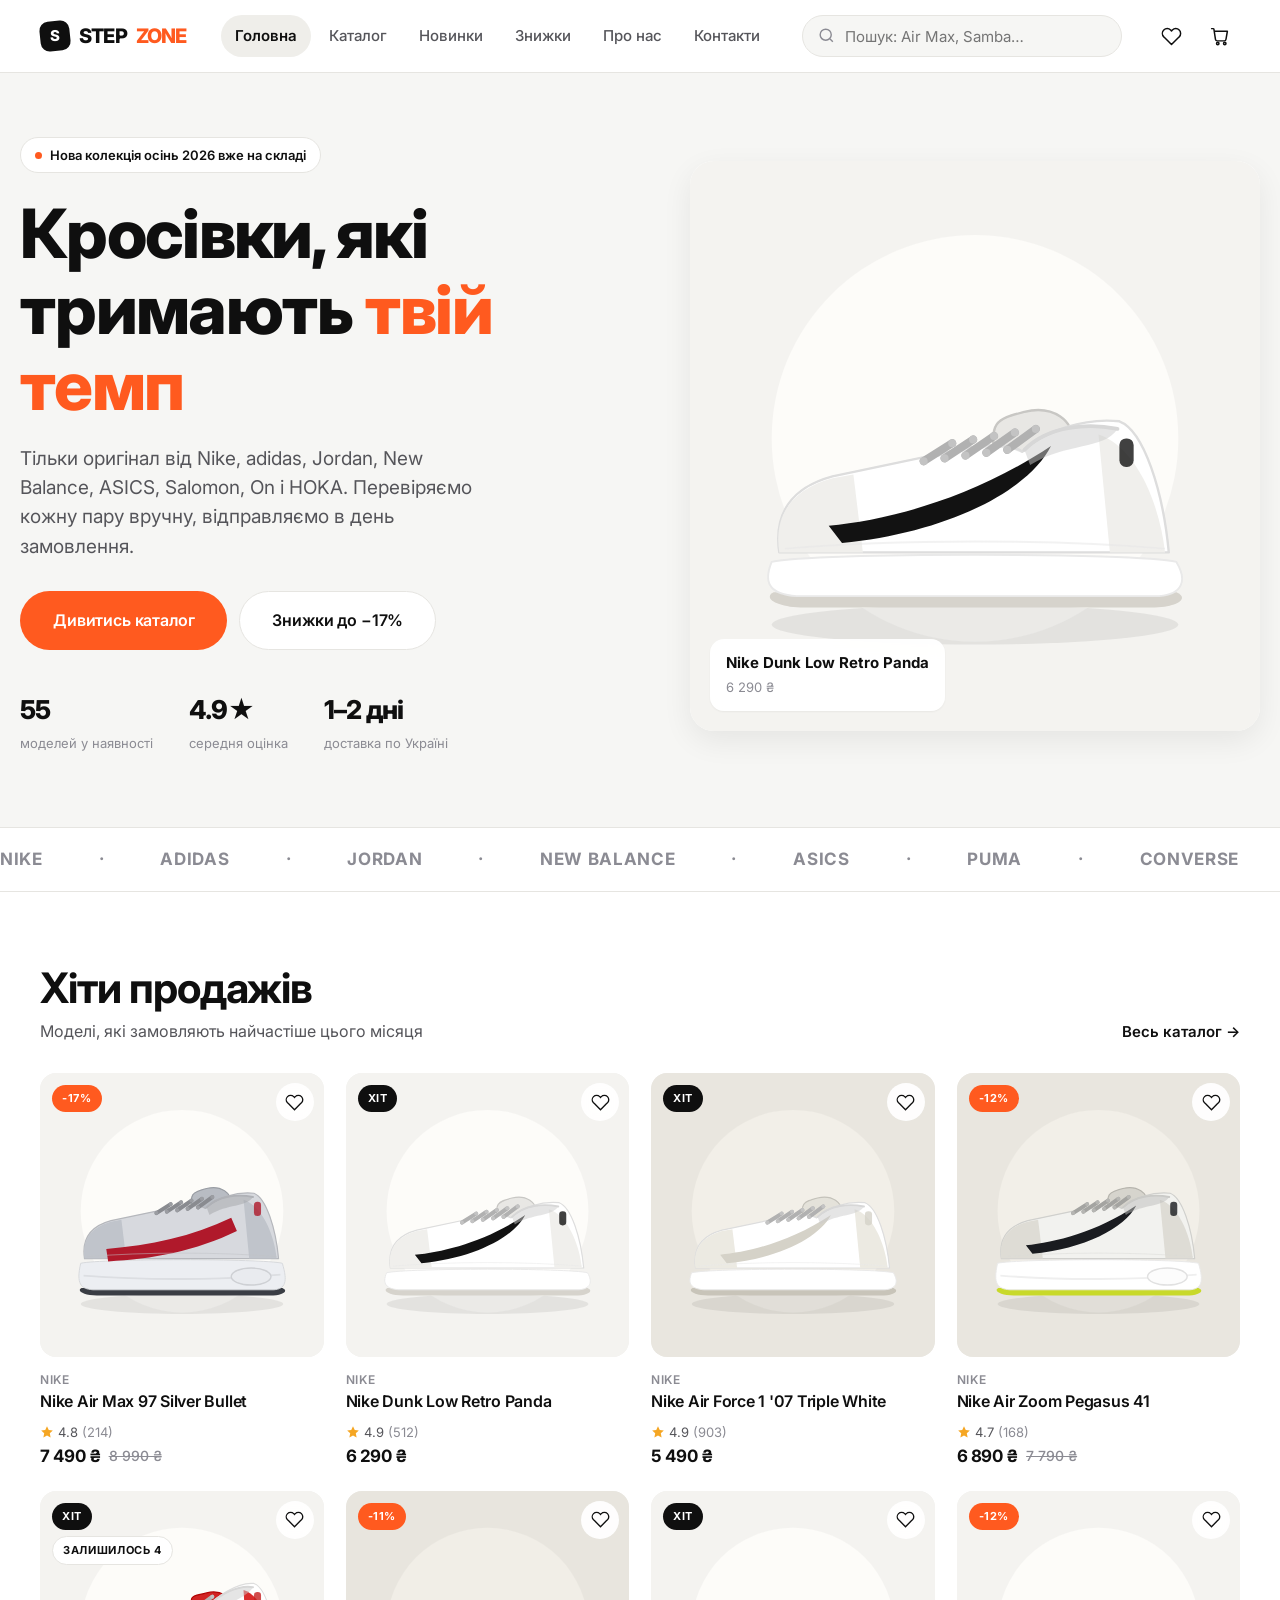
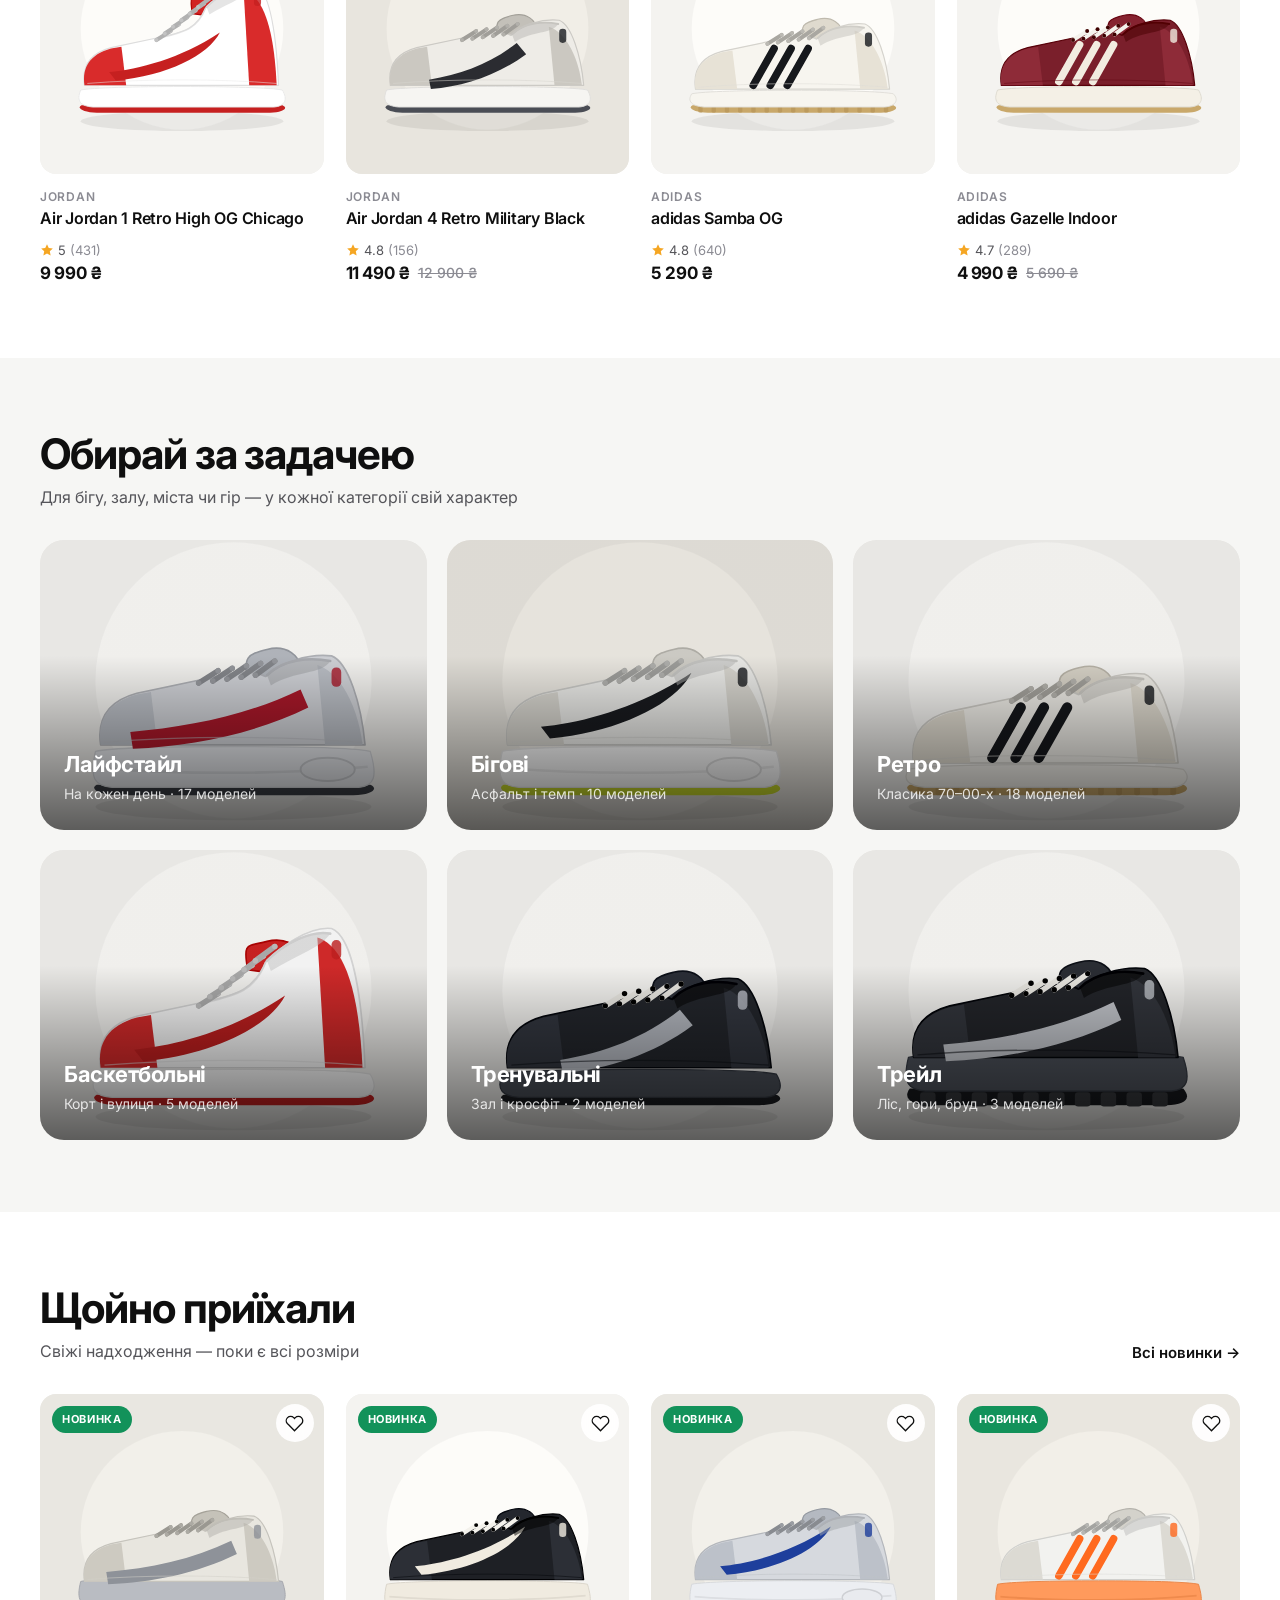
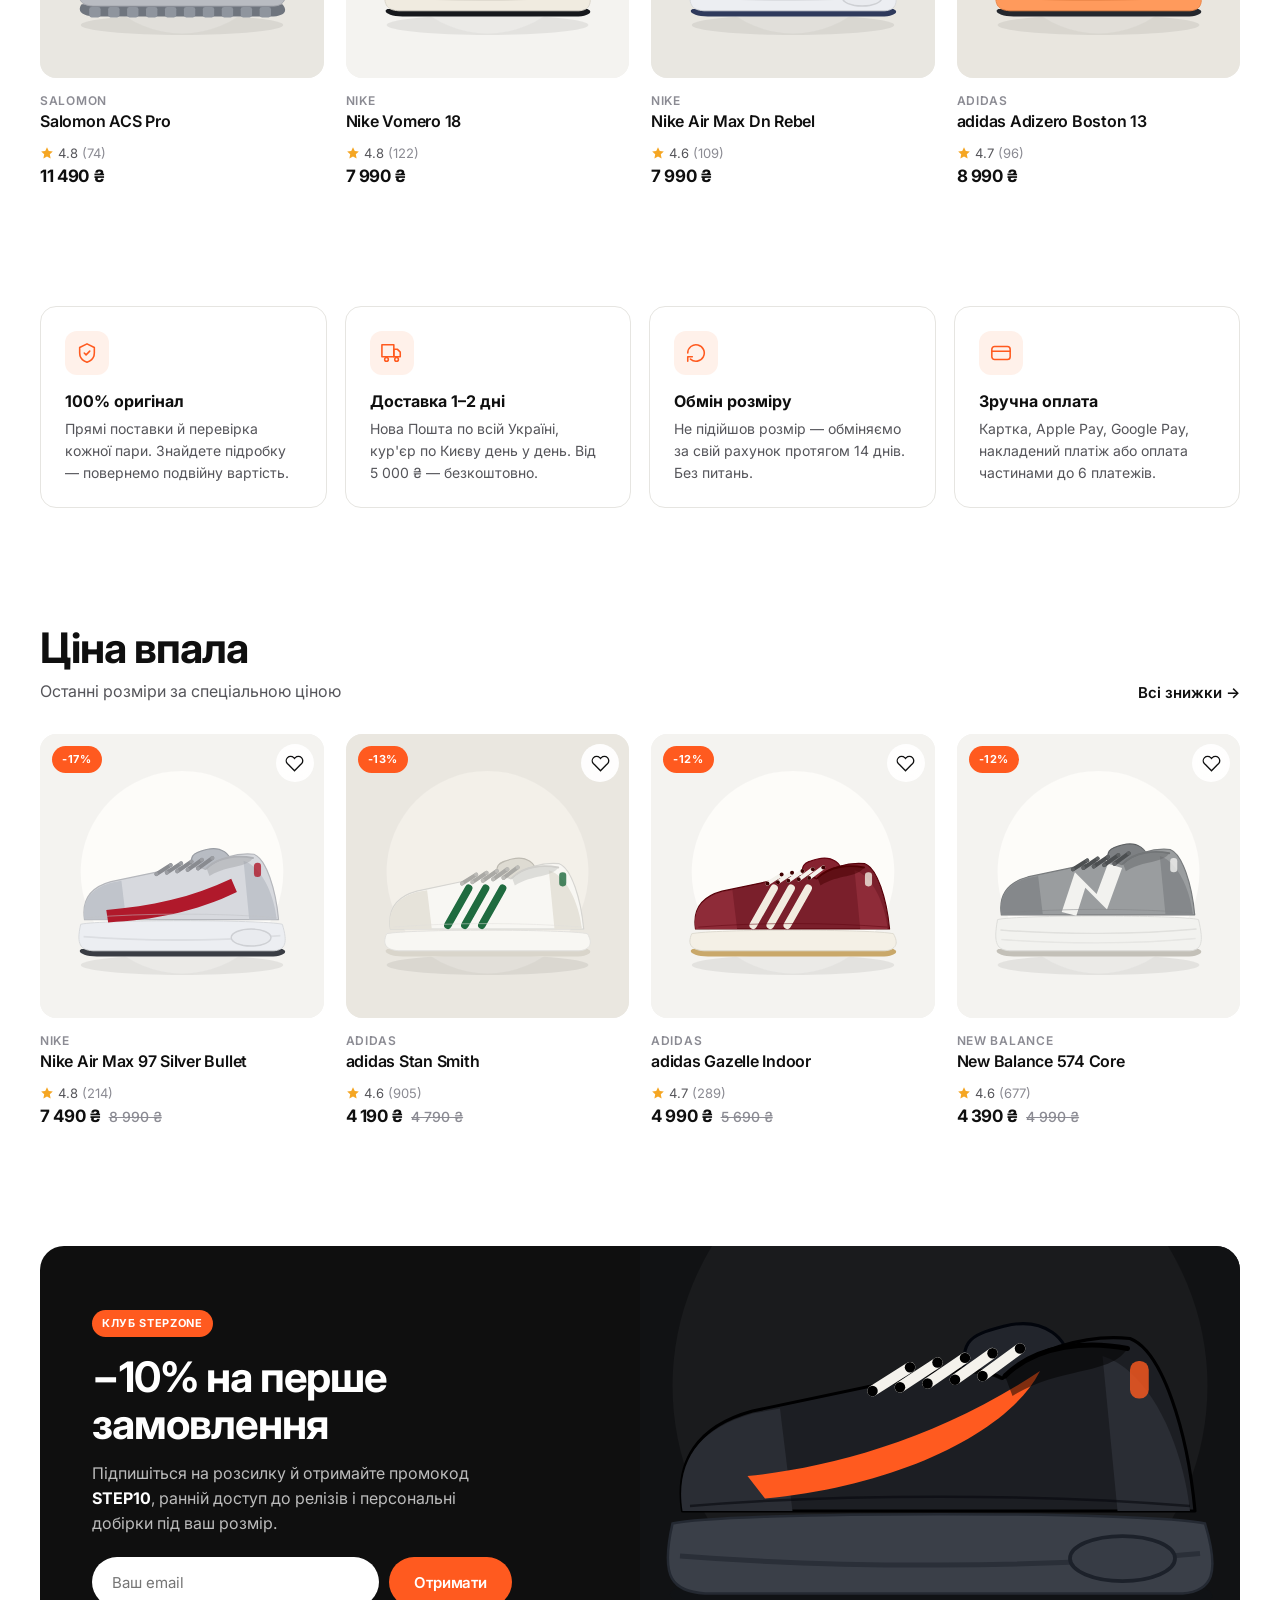
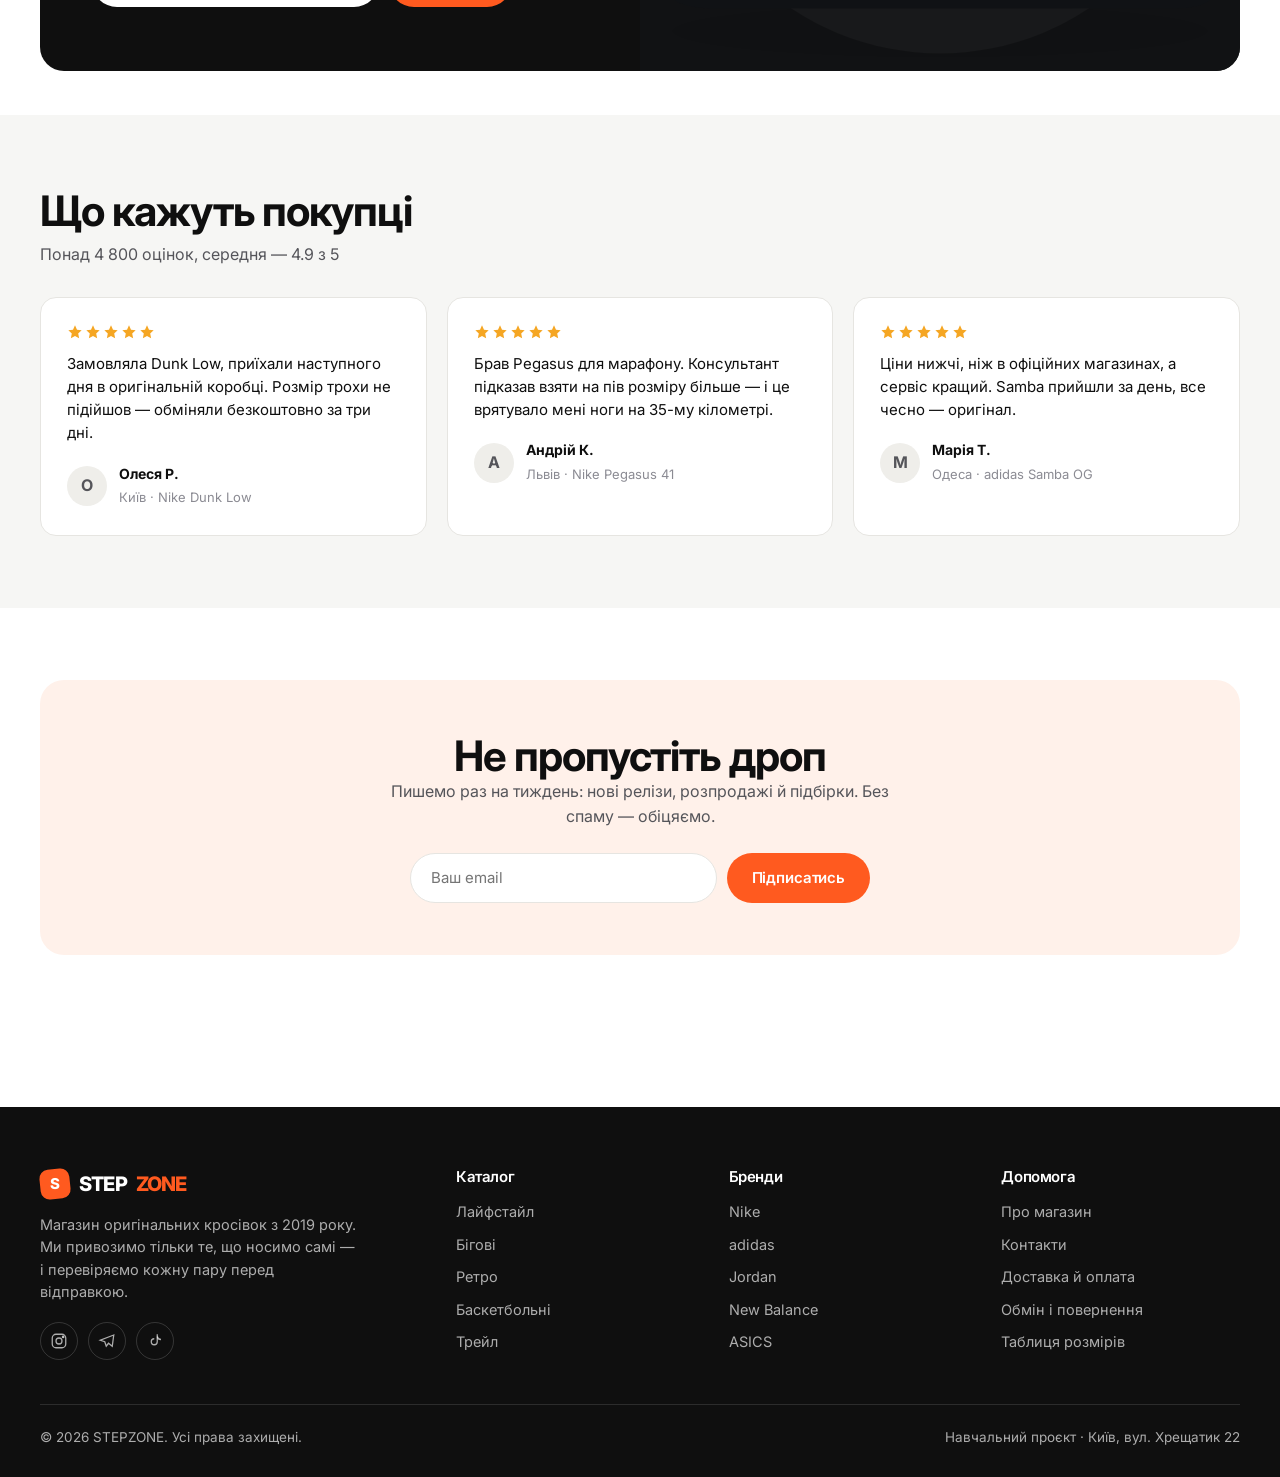
<file: index.html>
<!DOCTYPE html>
<html lang="uk">
<head>
<meta charset="UTF-8">
<meta name="viewport" content="width=device-width, initial-scale=1">
<title>STEPZONE — оригінальні кросівки Nike, adidas, Jordan, New Balance</title>
<meta name="description" content="Інтернет-магазин оригінальних кросівок STEPZONE. Nike, adidas, Jordan, New Balance, ASICS, Puma, On, HOKA. Доставка по Україні, обмін розміру безкоштовно.">
<link rel="icon" href="data:image/svg+xml,<svg xmlns='http://www.w3.org/2000/svg' viewBox='0 0 100 100'><rect width='100' height='100' rx='22' fill='%230f0f0f'/><text y='72' x='50' font-size='58' font-family='Arial' font-weight='bold' fill='%23fff' text-anchor='middle'>S</text></svg>">
<link rel="stylesheet" href="assets/css/style.css">
</head>
<body>

<header id="header"></header>

<!-- HERO -->
<section class="hero">
  <div class="container hero__grid">
    <div>
      <span class="hero__eyebrow"><i></i> Нова колекція осінь 2026 вже на складі</span>
      <h1>Кросівки, які<br>тримають <em>твій темп</em></h1>
      <p class="hero__lead">Тільки оригінал від Nike, adidas, Jordan, New Balance, ASICS, Salomon, On і HOKA. Перевіряємо кожну пару вручну, відправляємо в день замовлення.</p>
      <div class="hero__cta">
        <a class="btn btn--accent btn--lg" href="catalog.html">Дивитись каталог</a>
        <a class="btn btn--ghost btn--lg" href="catalog.html?badge=sale" id="heroSale">Дивитись знижки</a>
      </div>
      <div class="hero__stats">
        <div><b id="heroCount">55</b><span>моделей у наявності</span></div>
        <div><b>4.9★</b><span>середня оцінка</span></div>
        <div><b>1–2 дні</b><span>доставка по Україні</span></div>
      </div>
    </div>
    <a class="hero__media" id="heroLink" href="catalog.html">
      <img id="heroImg" src="" alt="Кросівки місяця">
      <div class="hero__tag" id="heroTag"></div>
    </a>
  </div>
</section>

<!-- BRANDS MARQUEE -->
<div class="marquee">
  <div class="marquee__track">
    <span>Nike</span><span>·</span><span>adidas</span><span>·</span><span>Jordan</span><span>·</span><span>New Balance</span><span>·</span>
    <span>ASICS</span><span>·</span><span>Puma</span><span>·</span><span>Converse</span><span>·</span><span>Vans</span><span>·</span>
    <span>Reebok</span><span>·</span><span>Salomon</span><span>·</span><span>On</span><span>·</span><span>HOKA</span><span>·</span>
    <span>Nike</span><span>·</span><span>adidas</span><span>·</span><span>Jordan</span><span>·</span><span>New Balance</span><span>·</span>
    <span>ASICS</span><span>·</span><span>Puma</span><span>·</span><span>Converse</span><span>·</span><span>Vans</span><span>·</span>
    <span>Reebok</span><span>·</span><span>Salomon</span><span>·</span><span>On</span><span>·</span><span>HOKA</span><span>·</span>
  </div>
</div>

<!-- ХІТИ -->
<section class="section">
  <div class="container">
    <div class="shead reveal">
      <div>
        <h2>Хіти продажів</h2>
        <p>Моделі, які замовляють найчастіше цього місяця</p>
      </div>
      <a class="shead__link" href="catalog.html">Весь каталог →</a>
    </div>
    <div class="grid-products" id="hitsGrid"></div>
  </div>
</section>

<!-- КАТЕГОРІЇ -->
<section class="section section--soft">
  <div class="container">
    <div class="shead reveal">
      <div>
        <h2>Обирай за задачею</h2>
        <p>Для бігу, залу, міста чи гір — у кожної категорії свій характер</p>
      </div>
    </div>
    <div class="cats" id="catsGrid"></div>
  </div>
</section>

<!-- НОВИНКИ -->
<section class="section">
  <div class="container">
    <div class="shead reveal">
      <div>
        <h2>Щойно приїхали</h2>
        <p>Свіжі надходження — поки є всі розміри</p>
      </div>
      <a class="shead__link" href="catalog.html?badge=new">Всі новинки →</a>
    </div>
    <div class="grid-products" id="newGrid"></div>
  </div>
</section>

<!-- ПЕРЕВАГИ -->
<section class="section section--tight">
  <div class="container">
    <div class="features">
      <div class="feature reveal">
        <div class="feature__ic"><svg viewBox="0 0 24 24"><path d="M12 2l8 4v6c0 5-3.5 8.5-8 10-4.5-1.5-8-5-8-10V6z"/><path d="M9 12l2 2 4-4"/></svg></div>
        <b>100% оригінал</b>
        <p>Прямі поставки й перевірка кожної пари. Знайдете підробку — повернемо подвійну вартість.</p>
      </div>
      <div class="feature reveal">
        <div class="feature__ic"><svg viewBox="0 0 24 24"><path d="M1 3h13v13H1z"/><path d="M14 8h4l3 3v5h-7z"/><circle cx="6" cy="19" r="2"/><circle cx="17" cy="19" r="2"/></svg></div>
        <b>Доставка 1–2 дні</b>
        <p>Нова Пошта по всій Україні, кур'єр по Києву день у день. Від 5 000 ₴ — безкоштовно.</p>
      </div>
      <div class="feature reveal">
        <div class="feature__ic"><svg viewBox="0 0 24 24"><path d="M3 12a9 9 0 1 1 3 6.7"/><path d="M3 21v-5h5"/></svg></div>
        <b>Обмін розміру</b>
        <p>Не підійшов розмір — обміняємо за свій рахунок протягом 14 днів. Без питань.</p>
      </div>
      <div class="feature reveal">
        <div class="feature__ic"><svg viewBox="0 0 24 24"><rect x="2" y="5" width="20" height="14" rx="3"/><path d="M2 10h20"/></svg></div>
        <b>Зручна оплата</b>
        <p>Картка, Apple Pay, Google Pay, накладений платіж або оплата частинами до 6 платежів.</p>
      </div>
    </div>
  </div>
</section>

<!-- SALE -->
<section class="section">
  <div class="container">
    <div class="shead reveal">
      <div>
        <h2>Ціна впала</h2>
        <p>Останні розміри за спеціальною ціною</p>
      </div>
      <a class="shead__link" href="catalog.html?badge=sale">Всі знижки →</a>
    </div>
    <div class="grid-products" id="saleGrid"></div>
  </div>
</section>

<!-- БАНЕР -->
<section class="section section--tight">
  <div class="container">
    <div class="banner reveal">
      <div class="banner__body">
        <span class="tag tag--sale" style="margin-bottom:16px;display:inline-block">Клуб STEPZONE</span>
        <h2>−10% на перше<br>замовлення</h2>
        <p>Підпишіться на розсилку й отримайте промокод <b style="color:#fff">STEP10</b>, ранній доступ до релізів і персональні добірки під ваш розмір.</p>
        <form class="news form-inline" data-newsletter style="display:flex;gap:10px;max-width:420px;margin-top:22px;background:none;padding:0">
          <input type="email" placeholder="Ваш email" required aria-label="Email" style="flex:1;height:50px;border-radius:999px;border:none;padding:0 20px">
          <button class="btn btn--accent" type="submit">Отримати</button>
        </form>
      </div>
      <div class="banner__media">
        <img src="assets/img/banner-club.svg" alt="Клуб STEPZONE">
      </div>
    </div>
  </div>
</section>

<!-- ВІДГУКИ -->
<section class="section section--soft">
  <div class="container">
    <div class="shead reveal">
      <div>
        <h2>Що кажуть покупці</h2>
        <p>Понад 4 800 оцінок, середня — 4.9 з 5</p>
      </div>
    </div>
    <div class="reviews">
      <div class="review reveal">
        <div class="review__stars">
          <svg viewBox="0 0 24 24"><path d="M12 2l3 6.6 7 .9-5.2 4.8 1.4 7L12 17.9 5.8 21.3l1.4-7L2 9.5l7-.9z"/></svg>
          <svg viewBox="0 0 24 24"><path d="M12 2l3 6.6 7 .9-5.2 4.8 1.4 7L12 17.9 5.8 21.3l1.4-7L2 9.5l7-.9z"/></svg>
          <svg viewBox="0 0 24 24"><path d="M12 2l3 6.6 7 .9-5.2 4.8 1.4 7L12 17.9 5.8 21.3l1.4-7L2 9.5l7-.9z"/></svg>
          <svg viewBox="0 0 24 24"><path d="M12 2l3 6.6 7 .9-5.2 4.8 1.4 7L12 17.9 5.8 21.3l1.4-7L2 9.5l7-.9z"/></svg>
          <svg viewBox="0 0 24 24"><path d="M12 2l3 6.6 7 .9-5.2 4.8 1.4 7L12 17.9 5.8 21.3l1.4-7L2 9.5l7-.9z"/></svg>
        </div>
        <p>Замовляла Dunk Low, приїхали наступного дня в оригінальній коробці. Розмір трохи не підійшов — обміняли безкоштовно за три дні.</p>
        <div class="review__who"><div class="avatar">О</div><div><b>Олеся Р.</b><span>Київ · Nike Dunk Low</span></div></div>
      </div>
      <div class="review reveal">
        <div class="review__stars">
          <svg viewBox="0 0 24 24"><path d="M12 2l3 6.6 7 .9-5.2 4.8 1.4 7L12 17.9 5.8 21.3l1.4-7L2 9.5l7-.9z"/></svg>
          <svg viewBox="0 0 24 24"><path d="M12 2l3 6.6 7 .9-5.2 4.8 1.4 7L12 17.9 5.8 21.3l1.4-7L2 9.5l7-.9z"/></svg>
          <svg viewBox="0 0 24 24"><path d="M12 2l3 6.6 7 .9-5.2 4.8 1.4 7L12 17.9 5.8 21.3l1.4-7L2 9.5l7-.9z"/></svg>
          <svg viewBox="0 0 24 24"><path d="M12 2l3 6.6 7 .9-5.2 4.8 1.4 7L12 17.9 5.8 21.3l1.4-7L2 9.5l7-.9z"/></svg>
          <svg viewBox="0 0 24 24"><path d="M12 2l3 6.6 7 .9-5.2 4.8 1.4 7L12 17.9 5.8 21.3l1.4-7L2 9.5l7-.9z"/></svg>
        </div>
        <p>Брав Pegasus для марафону. Консультант підказав взяти на пів розміру більше — і це врятувало мені ноги на 35-му кілометрі.</p>
        <div class="review__who"><div class="avatar">А</div><div><b>Андрій К.</b><span>Львів · Nike Pegasus 41</span></div></div>
      </div>
      <div class="review reveal">
        <div class="review__stars">
          <svg viewBox="0 0 24 24"><path d="M12 2l3 6.6 7 .9-5.2 4.8 1.4 7L12 17.9 5.8 21.3l1.4-7L2 9.5l7-.9z"/></svg>
          <svg viewBox="0 0 24 24"><path d="M12 2l3 6.6 7 .9-5.2 4.8 1.4 7L12 17.9 5.8 21.3l1.4-7L2 9.5l7-.9z"/></svg>
          <svg viewBox="0 0 24 24"><path d="M12 2l3 6.6 7 .9-5.2 4.8 1.4 7L12 17.9 5.8 21.3l1.4-7L2 9.5l7-.9z"/></svg>
          <svg viewBox="0 0 24 24"><path d="M12 2l3 6.6 7 .9-5.2 4.8 1.4 7L12 17.9 5.8 21.3l1.4-7L2 9.5l7-.9z"/></svg>
          <svg viewBox="0 0 24 24"><path d="M12 2l3 6.6 7 .9-5.2 4.8 1.4 7L12 17.9 5.8 21.3l1.4-7L2 9.5l7-.9z"/></svg>
        </div>
        <p>Ціни нижчі, ніж в офіційних магазинах, а сервіс кращий. Samba прийшли за день, все чесно — оригінал.</p>
        <div class="review__who"><div class="avatar">М</div><div><b>Марія Т.</b><span>Одеса · adidas Samba OG</span></div></div>
      </div>
    </div>
  </div>
</section>

<!-- ПІДПИСКА -->
<section class="section">
  <div class="container">
    <div class="news reveal">
      <h2>Не пропустіть дроп</h2>
      <p class="muted" style="max-width:520px;margin-inline:auto">Пишемо раз на тиждень: нові релізи, розпродажі й підбірки. Без спаму — обіцяємо.</p>
      <form data-newsletter>
        <input type="email" placeholder="Ваш email" required aria-label="Email">
        <button class="btn btn--accent" type="submit">Підписатись</button>
      </form>
    </div>
  </div>
</section>

<footer id="footer"></footer>

<script src="assets/js/data.js"></script>
<script src="assets/js/app.js"></script>
<script src="assets/js/home.js"></script>
</body>
</html>
</file>
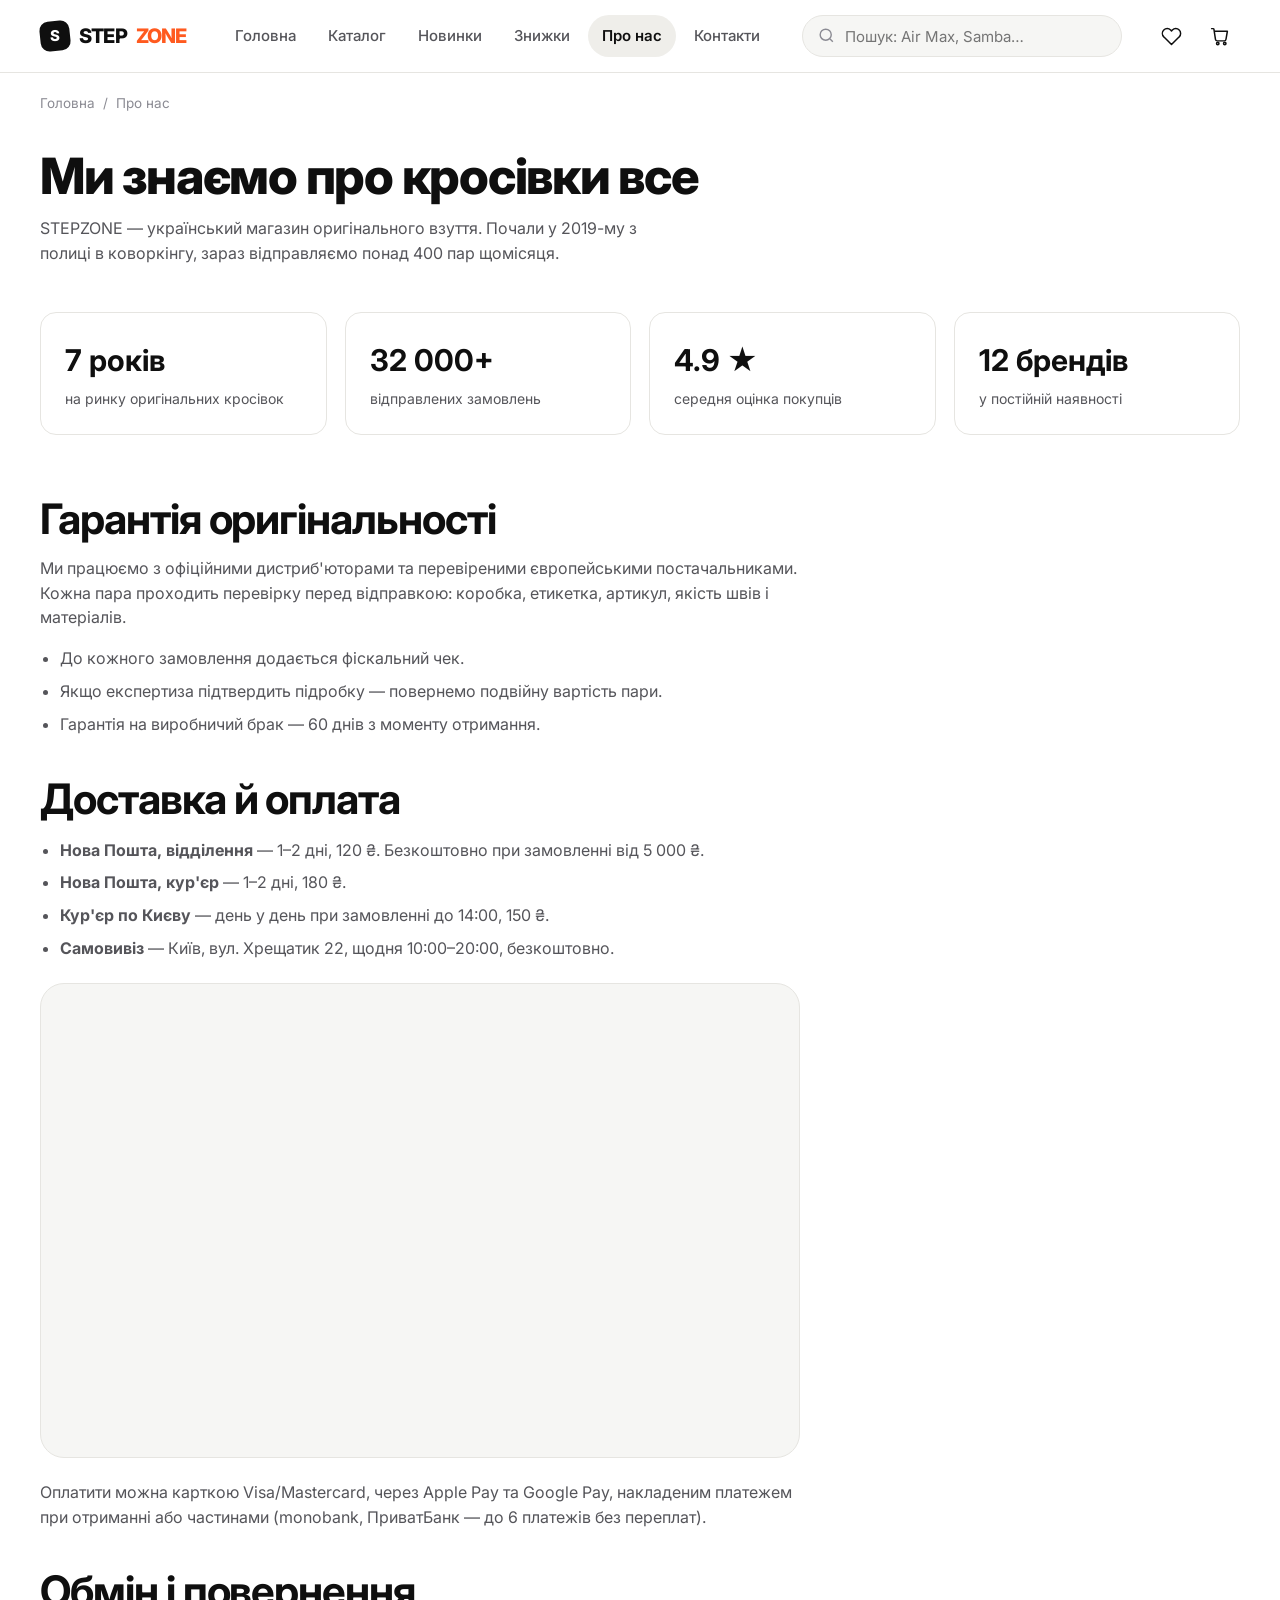
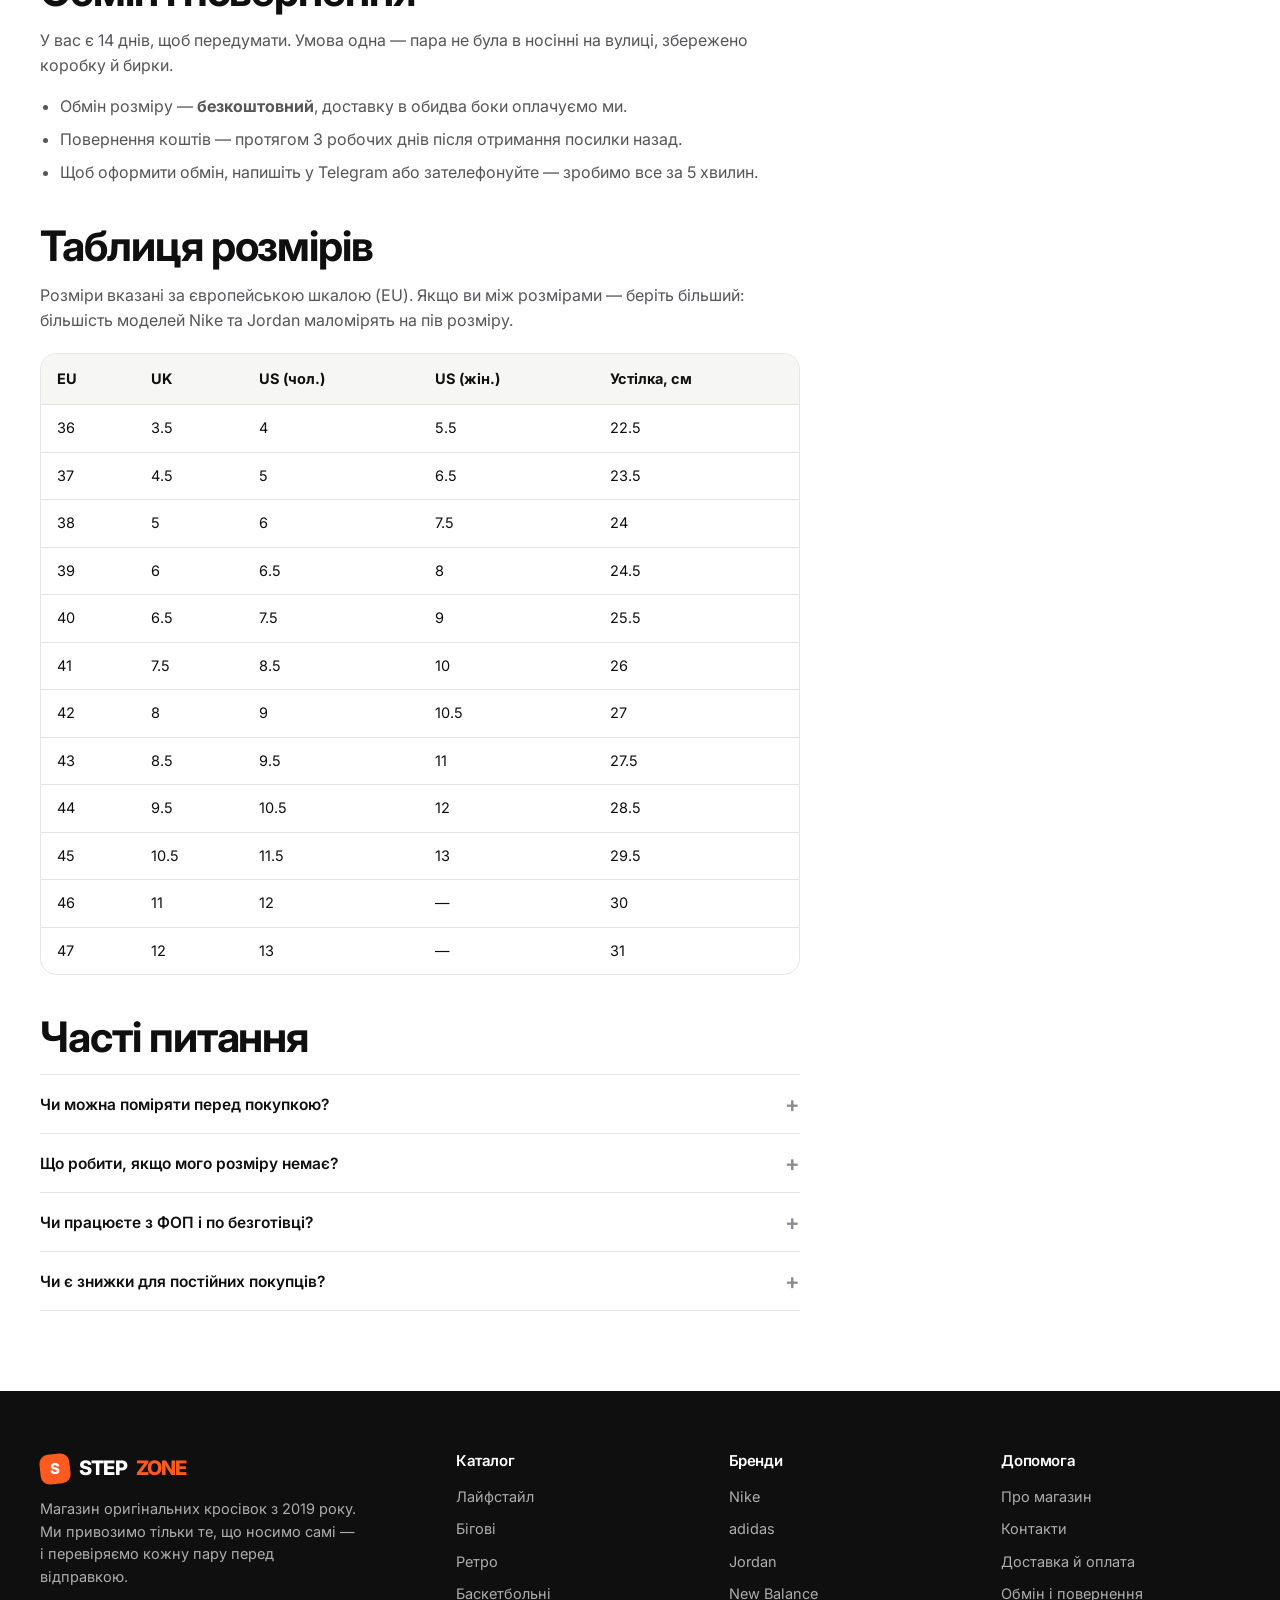
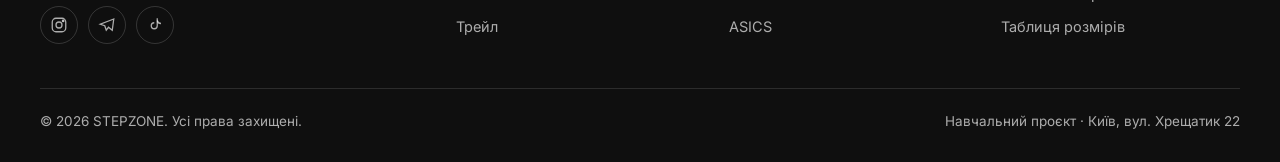
<file: about.html>
<!DOCTYPE html>
<html lang="uk">
<head>
<meta charset="UTF-8">
<meta name="viewport" content="width=device-width, initial-scale=1">
<title>Про магазин, доставка й розміри — STEPZONE</title>
<meta name="description" content="Про магазин STEPZONE: гарантія оригінальності, умови доставки й оплати, обмін і повернення, таблиця розмірів кросівок.">
<link rel="icon" href="data:image/svg+xml,<svg xmlns='http://www.w3.org/2000/svg' viewBox='0 0 100 100'><rect width='100' height='100' rx='22' fill='%230f0f0f'/><text y='72' x='50' font-size='58' font-family='Arial' font-weight='bold' fill='%23fff' text-anchor='middle'>S</text></svg>">
<link rel="stylesheet" href="assets/css/style.css">
</head>
<body>

<header id="header"></header>

<div class="container">
  <nav class="crumbs">
    <a href="index.html">Головна</a><span>/</span><span>Про нас</span>
  </nav>

  <div class="page-head">
    <h1>Ми знаємо про кросівки все</h1>
    <p>STEPZONE — український магазин оригінального взуття. Почали у 2019-му з полиці в коворкінгу, зараз відправляємо понад 400 пар щомісяця.</p>
  </div>

  <div class="features" style="margin-bottom:60px">
    <div class="feature reveal"><b style="font-size:30px">7 років</b><p>на ринку оригінальних кросівок</p></div>
    <div class="feature reveal"><b style="font-size:30px">32 000+</b><p>відправлених замовлень</p></div>
    <div class="feature reveal"><b style="font-size:30px">4.9 ★</b><p>середня оцінка покупців</p></div>
    <div class="feature reveal"><b style="font-size:30px">12 брендів</b><p>у постійній наявності</p></div>
  </div>

  <div class="text-page">
    <h2 id="quality">Гарантія оригінальності</h2>
    <p class="muted">Ми працюємо з офіційними дистриб'юторами та перевіреними європейськими постачальниками. Кожна пара проходить перевірку перед відправкою: коробка, етикетка, артикул, якість швів і матеріалів.</p>
    <ul>
      <li>До кожного замовлення додається фіскальний чек.</li>
      <li>Якщо експертиза підтвердить підробку — повернемо подвійну вартість пари.</li>
      <li>Гарантія на виробничий брак — 60 днів з моменту отримання.</li>
    </ul>

    <h2 id="delivery">Доставка й оплата</h2>
    <ul>
      <li><b>Нова Пошта, відділення</b> — 1–2 дні, 120 ₴. Безкоштовно при замовленні від 5 000 ₴.</li>
      <li><b>Нова Пошта, кур'єр</b> — 1–2 дні, 180 ₴.</li>
      <li><b>Кур'єр по Києву</b> — день у день при замовленні до 14:00, 150 ₴.</li>
      <li><b>Самовивіз</b> — Київ, вул. Хрещатик 22, щодня 10:00–20:00, безкоштовно.</li>
    </ul>

    <div class="map" style="margin:22px 0">
      <iframe
        title="Пункт самовивозу STEPZONE: Київ, вул. Хрещатик, 22"
        src="https://www.google.com/maps?q=%D0%B2%D1%83%D0%BB.%20%D0%A5%D1%80%D0%B5%D1%89%D0%B0%D1%82%D0%B8%D0%BA%2C%2022%2C%20%D0%9A%D0%B8%D1%97%D0%B2%2C%2001001&hl=uk&z=17&output=embed"
        loading="lazy" referrerpolicy="no-referrer-when-downgrade" allowfullscreen></iframe>
    </div>
    <p class="muted">Оплатити можна карткою Visa/Mastercard, через Apple Pay та Google Pay, накладеним платежем при отриманні або частинами (monobank, ПриватБанк — до 6 платежів без переплат).</p>

    <h2 id="returns">Обмін і повернення</h2>
    <p class="muted">У вас є 14 днів, щоб передумати. Умова одна — пара не була в носінні на вулиці, збережено коробку й бирки.</p>
    <ul>
      <li>Обмін розміру — <b>безкоштовний</b>, доставку в обидва боки оплачуємо ми.</li>
      <li>Повернення коштів — протягом 3 робочих днів після отримання посилки назад.</li>
      <li>Щоб оформити обмін, напишіть у Telegram або зателефонуйте — зробимо все за 5 хвилин.</li>
    </ul>

    <h2 id="sizes">Таблиця розмірів</h2>
    <p class="muted">Розміри вказані за європейською шкалою (EU). Якщо ви між розмірами — беріть більший: більшість моделей Nike та Jordan маломірять на пів розміру.</p>

    <div style="overflow-x:auto;border:1px solid var(--line);border-radius:16px;margin:20px 0">
      <table style="width:100%;border-collapse:collapse;min-width:520px;font-size:14.5px">
        <thead>
          <tr style="background:var(--bg-soft);text-align:left">
            <th style="padding:14px 16px">EU</th><th style="padding:14px 16px">UK</th>
            <th style="padding:14px 16px">US (чол.)</th><th style="padding:14px 16px">US (жін.)</th>
            <th style="padding:14px 16px">Устілка, см</th>
          </tr>
        </thead>
        <tbody>
          <tr><td style="padding:12px 16px;border-top:1px solid var(--line)">36</td><td style="padding:12px 16px;border-top:1px solid var(--line)">3.5</td><td style="padding:12px 16px;border-top:1px solid var(--line)">4</td><td style="padding:12px 16px;border-top:1px solid var(--line)">5.5</td><td style="padding:12px 16px;border-top:1px solid var(--line)">22.5</td></tr>
          <tr><td style="padding:12px 16px;border-top:1px solid var(--line)">37</td><td style="padding:12px 16px;border-top:1px solid var(--line)">4.5</td><td style="padding:12px 16px;border-top:1px solid var(--line)">5</td><td style="padding:12px 16px;border-top:1px solid var(--line)">6.5</td><td style="padding:12px 16px;border-top:1px solid var(--line)">23.5</td></tr>
          <tr><td style="padding:12px 16px;border-top:1px solid var(--line)">38</td><td style="padding:12px 16px;border-top:1px solid var(--line)">5</td><td style="padding:12px 16px;border-top:1px solid var(--line)">6</td><td style="padding:12px 16px;border-top:1px solid var(--line)">7.5</td><td style="padding:12px 16px;border-top:1px solid var(--line)">24</td></tr>
          <tr><td style="padding:12px 16px;border-top:1px solid var(--line)">39</td><td style="padding:12px 16px;border-top:1px solid var(--line)">6</td><td style="padding:12px 16px;border-top:1px solid var(--line)">6.5</td><td style="padding:12px 16px;border-top:1px solid var(--line)">8</td><td style="padding:12px 16px;border-top:1px solid var(--line)">24.5</td></tr>
          <tr><td style="padding:12px 16px;border-top:1px solid var(--line)">40</td><td style="padding:12px 16px;border-top:1px solid var(--line)">6.5</td><td style="padding:12px 16px;border-top:1px solid var(--line)">7.5</td><td style="padding:12px 16px;border-top:1px solid var(--line)">9</td><td style="padding:12px 16px;border-top:1px solid var(--line)">25.5</td></tr>
          <tr><td style="padding:12px 16px;border-top:1px solid var(--line)">41</td><td style="padding:12px 16px;border-top:1px solid var(--line)">7.5</td><td style="padding:12px 16px;border-top:1px solid var(--line)">8.5</td><td style="padding:12px 16px;border-top:1px solid var(--line)">10</td><td style="padding:12px 16px;border-top:1px solid var(--line)">26</td></tr>
          <tr><td style="padding:12px 16px;border-top:1px solid var(--line)">42</td><td style="padding:12px 16px;border-top:1px solid var(--line)">8</td><td style="padding:12px 16px;border-top:1px solid var(--line)">9</td><td style="padding:12px 16px;border-top:1px solid var(--line)">10.5</td><td style="padding:12px 16px;border-top:1px solid var(--line)">27</td></tr>
          <tr><td style="padding:12px 16px;border-top:1px solid var(--line)">43</td><td style="padding:12px 16px;border-top:1px solid var(--line)">8.5</td><td style="padding:12px 16px;border-top:1px solid var(--line)">9.5</td><td style="padding:12px 16px;border-top:1px solid var(--line)">11</td><td style="padding:12px 16px;border-top:1px solid var(--line)">27.5</td></tr>
          <tr><td style="padding:12px 16px;border-top:1px solid var(--line)">44</td><td style="padding:12px 16px;border-top:1px solid var(--line)">9.5</td><td style="padding:12px 16px;border-top:1px solid var(--line)">10.5</td><td style="padding:12px 16px;border-top:1px solid var(--line)">12</td><td style="padding:12px 16px;border-top:1px solid var(--line)">28.5</td></tr>
          <tr><td style="padding:12px 16px;border-top:1px solid var(--line)">45</td><td style="padding:12px 16px;border-top:1px solid var(--line)">10.5</td><td style="padding:12px 16px;border-top:1px solid var(--line)">11.5</td><td style="padding:12px 16px;border-top:1px solid var(--line)">13</td><td style="padding:12px 16px;border-top:1px solid var(--line)">29.5</td></tr>
          <tr><td style="padding:12px 16px;border-top:1px solid var(--line)">46</td><td style="padding:12px 16px;border-top:1px solid var(--line)">11</td><td style="padding:12px 16px;border-top:1px solid var(--line)">12</td><td style="padding:12px 16px;border-top:1px solid var(--line)">—</td><td style="padding:12px 16px;border-top:1px solid var(--line)">30</td></tr>
          <tr><td style="padding:12px 16px;border-top:1px solid var(--line)">47</td><td style="padding:12px 16px;border-top:1px solid var(--line)">12</td><td style="padding:12px 16px;border-top:1px solid var(--line)">13</td><td style="padding:12px 16px;border-top:1px solid var(--line)">—</td><td style="padding:12px 16px;border-top:1px solid var(--line)">31</td></tr>
        </tbody>
      </table>
    </div>

    <h2>Часті питання</h2>
    <div class="acc">
      <div class="acc__item">
        <button class="acc__head" type="button">Чи можна поміряти перед покупкою? <span>+</span></button>
        <div class="acc__body">Так. Приїжджайте на самовивіз на Хрещатик 22 — там є повний стенд розмірів. Або замовляйте примірку у кур'єра по Києву: платите тільки за ту пару, яка підійшла.</div>
      </div>
      <div class="acc__item">
        <button class="acc__head" type="button">Що робити, якщо мого розміру немає? <span>+</span></button>
        <div class="acc__body">Напишіть нам у Telegram — ми привозимо під замовлення за 7–12 днів. Передплата 30%, решта при отриманні.</div>
      </div>
      <div class="acc__item">
        <button class="acc__head" type="button">Чи працюєте з ФОП і по безготівці? <span>+</span></button>
        <div class="acc__body">Так, виставляємо рахунок і надаємо всі закривні документи. Мінімальна сума безготівкового замовлення — 10 000 ₴.</div>
      </div>
      <div class="acc__item">
        <button class="acc__head" type="button">Чи є знижки для постійних покупців? <span>+</span></button>
        <div class="acc__body">Після другого замовлення ви отримуєте −7% назавжди, після п'ятого — −12% і ранній доступ до релізів.</div>
      </div>
    </div>
  </div>
</div>

<footer id="footer"></footer>

<script src="assets/js/data.js"></script>
<script src="assets/js/app.js"></script>
</body>
</html>
</file>
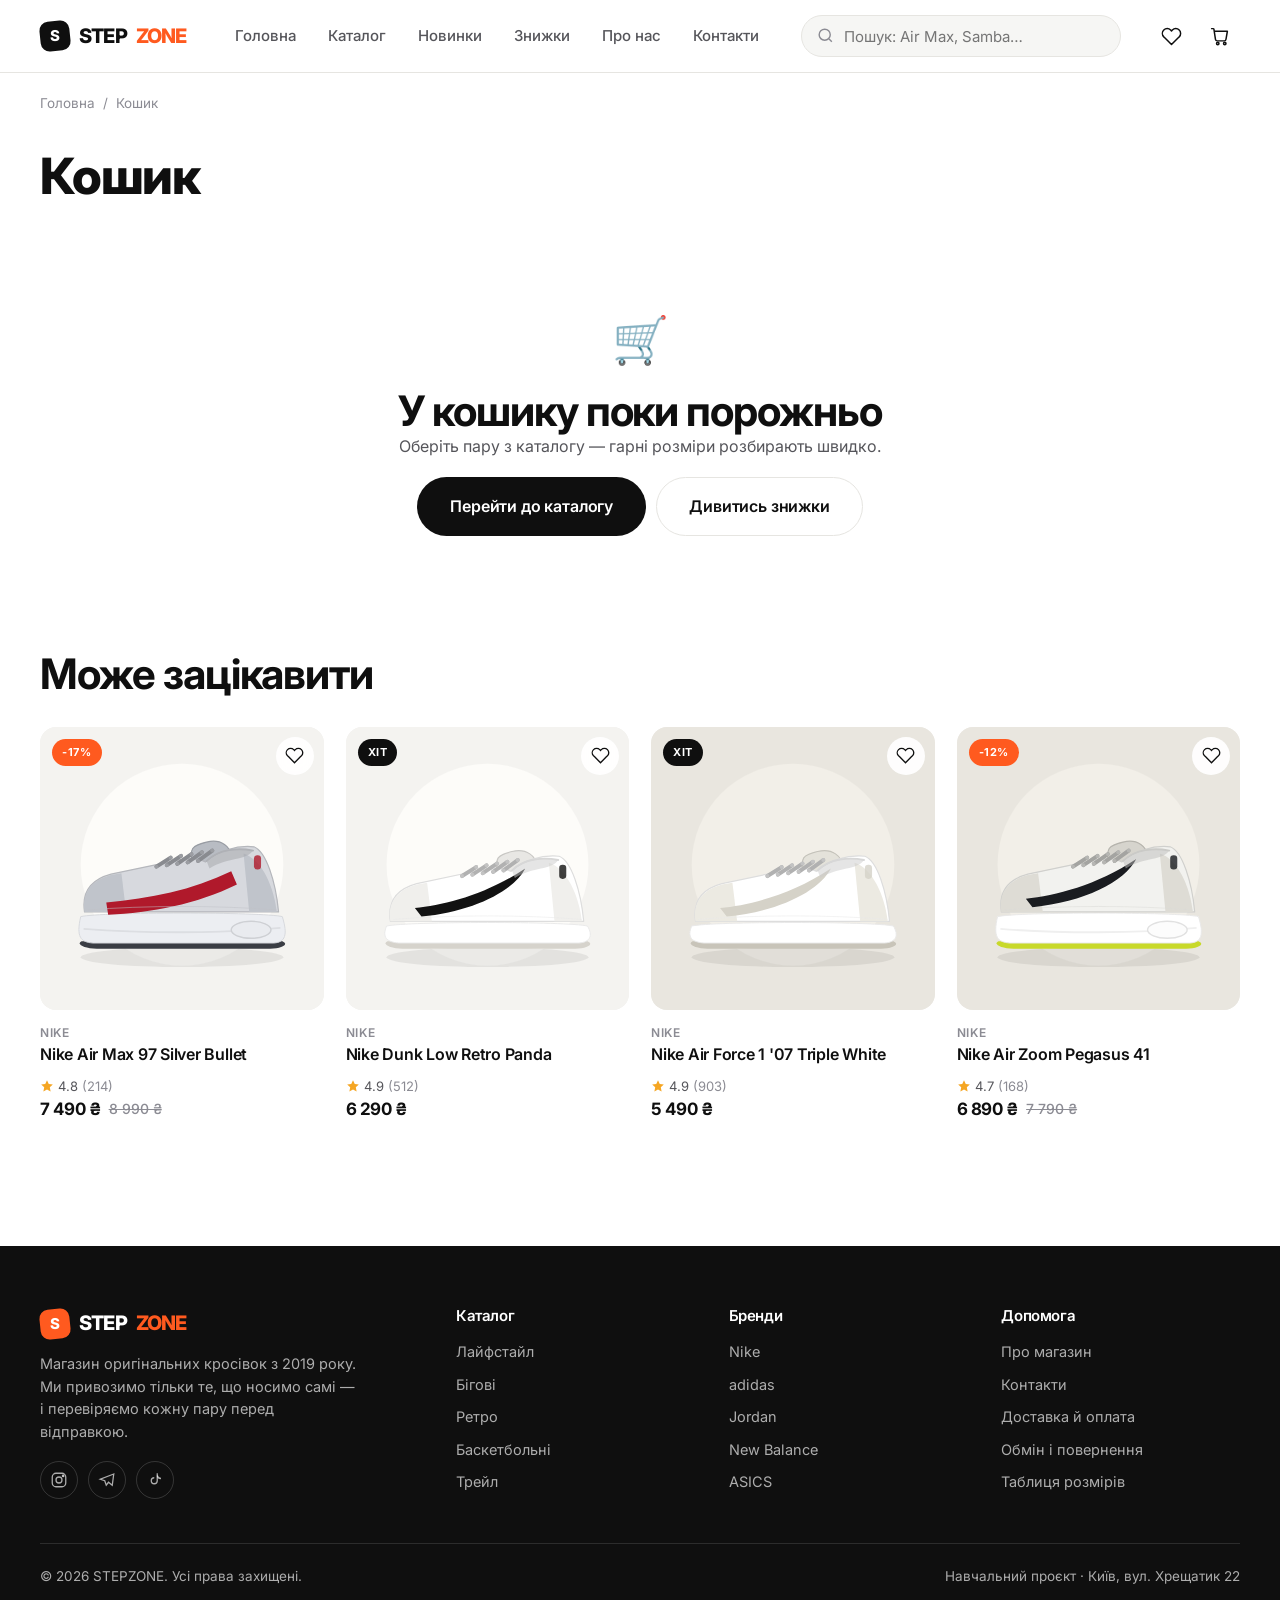
<file: cart.html>
<!DOCTYPE html>
<html lang="uk">
<head>
<meta charset="UTF-8">
<meta name="viewport" content="width=device-width, initial-scale=1">
<title>Кошик — STEPZONE</title>
<meta name="description" content="Ваш кошик у магазині кросівок STEPZONE: зміна кількості, промокоди, розрахунок доставки.">
<link rel="icon" href="data:image/svg+xml,<svg xmlns='http://www.w3.org/2000/svg' viewBox='0 0 100 100'><rect width='100' height='100' rx='22' fill='%230f0f0f'/><text y='72' x='50' font-size='58' font-family='Arial' font-weight='bold' fill='%23fff' text-anchor='middle'>S</text></svg>">
<link rel="stylesheet" href="assets/css/style.css">
</head>
<body>

<header id="header"></header>

<div class="container">
  <nav class="crumbs">
    <a href="index.html">Головна</a><span>/</span><span>Кошик</span>
  </nav>

  <div class="page-head">
    <h1>Кошик</h1>
  </div>

  <div id="cartRoot"></div>
</div>

<footer id="footer"></footer>

<script src="assets/js/data.js"></script>
<script src="assets/js/app.js"></script>
<script src="assets/js/cart.js"></script>
</body>
</html>
</file>
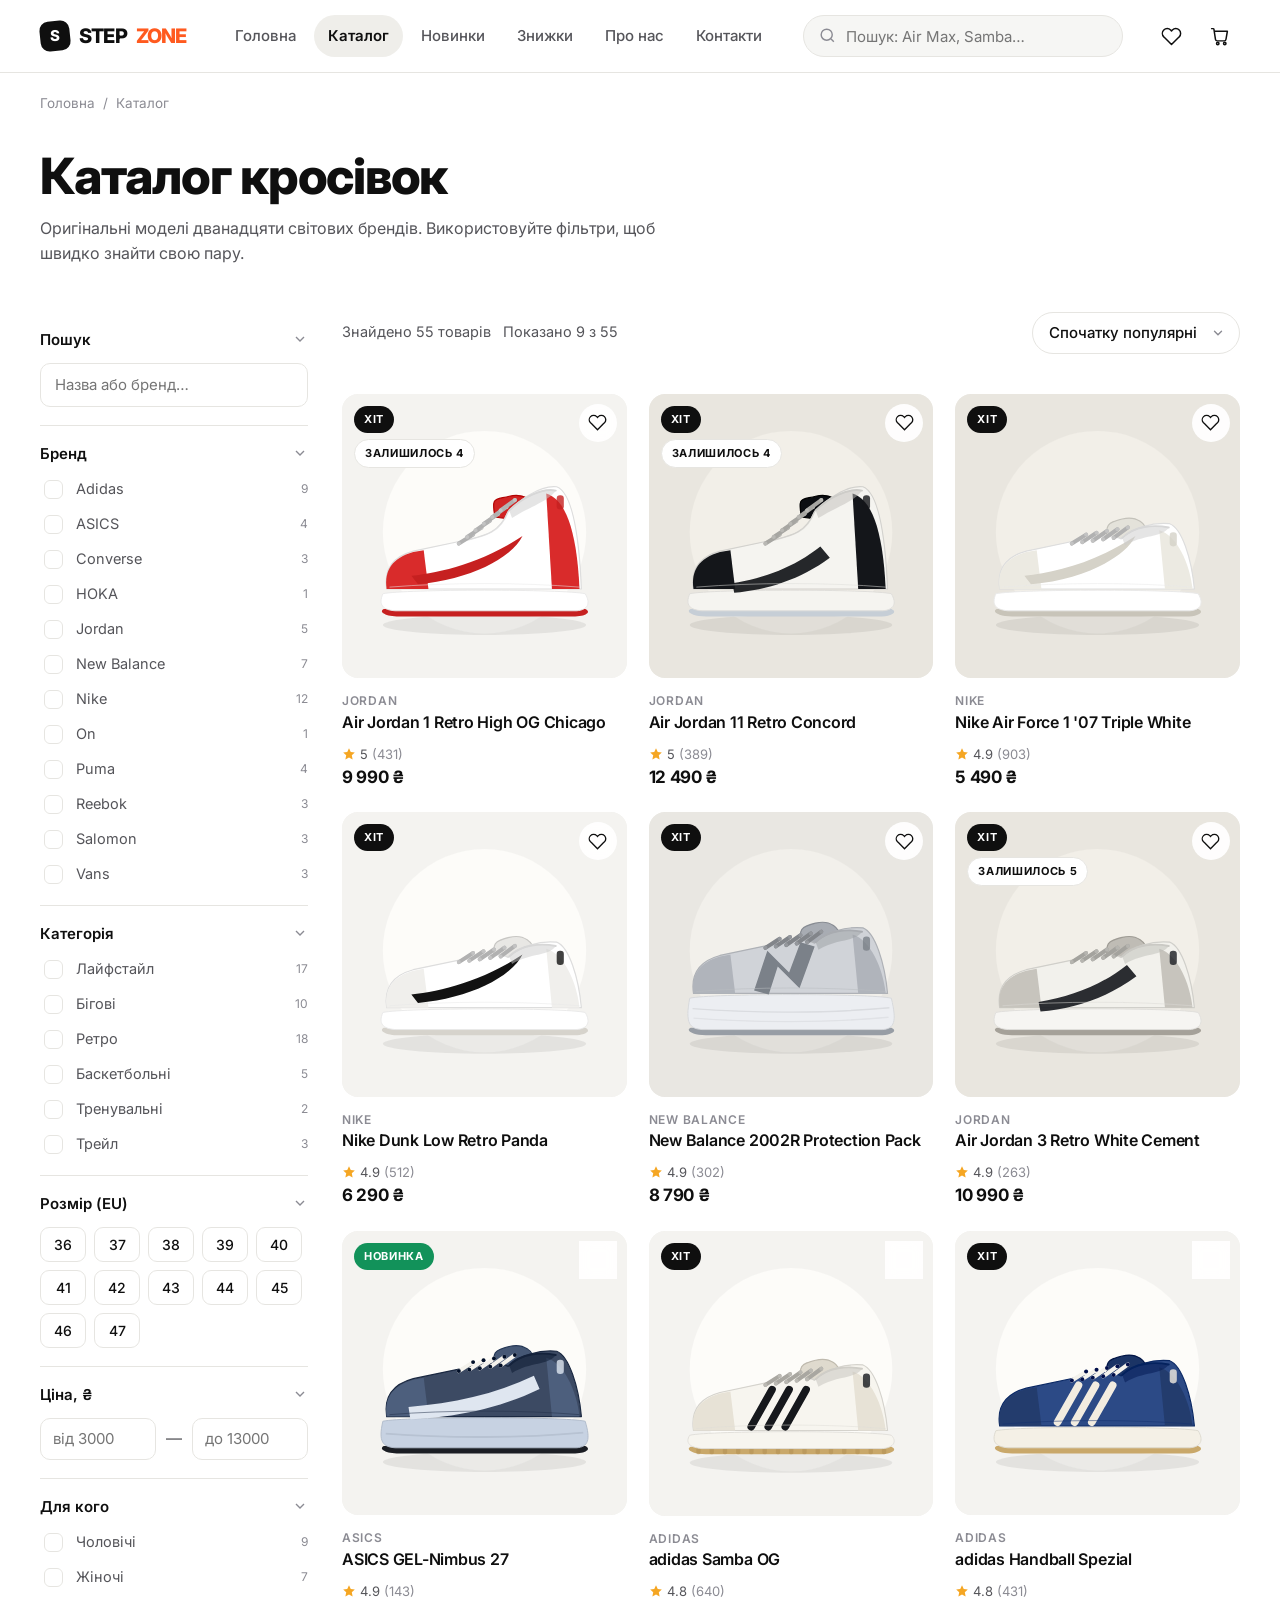
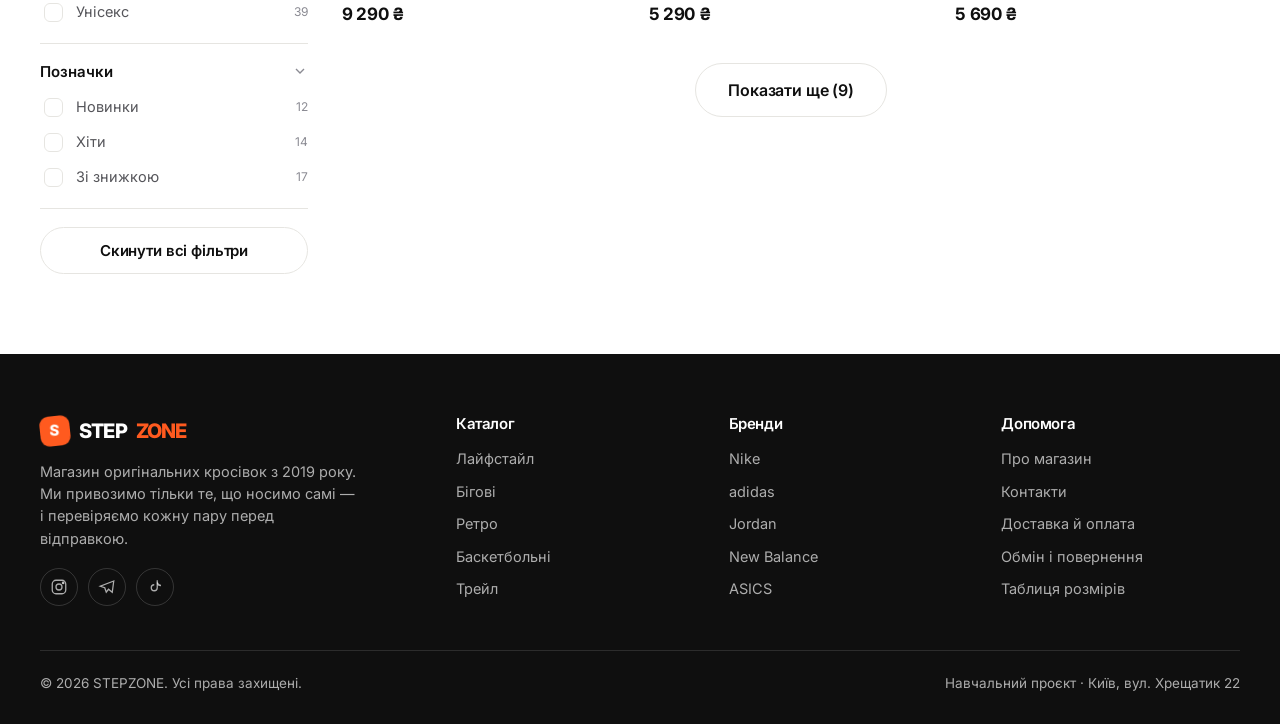
<file: catalog.html>
<!DOCTYPE html>
<html lang="uk">
<head>
<meta charset="UTF-8">
<meta name="viewport" content="width=device-width, initial-scale=1">
<title>Каталог кросівок — STEPZONE</title>
<meta name="description" content="Каталог оригінальних кросівок: Nike, adidas, Jordan, New Balance, ASICS, Puma, Converse, Vans, Reebok, Salomon, On, HOKA. Фільтр за брендом, категорією, розміром і ціною.">
<link rel="icon" href="data:image/svg+xml,<svg xmlns='http://www.w3.org/2000/svg' viewBox='0 0 100 100'><rect width='100' height='100' rx='22' fill='%230f0f0f'/><text y='72' x='50' font-size='58' font-family='Arial' font-weight='bold' fill='%23fff' text-anchor='middle'>S</text></svg>">
<link rel="stylesheet" href="assets/css/style.css">
</head>
<body>

<header id="header"></header>

<div class="container">
  <nav class="crumbs">
    <a href="index.html">Головна</a><span>/</span><span>Каталог</span>
  </nav>

  <div class="page-head">
    <h1>Каталог кросівок</h1>
    <p>Оригінальні моделі дванадцяти світових брендів. Використовуйте фільтри, щоб швидко знайти свою пару.</p>
  </div>

  <div class="catalog">

    <!-- ФІЛЬТРИ -->
    <aside class="filters">
      <div class="filters__head" style="display:none">
        <h3>Фільтри</h3>
        <button class="icon-btn" type="button" id="filtersClose" aria-label="Закрити">
          <svg viewBox="0 0 24 24"><path d="M18 6L6 18M6 6l12 12"/></svg>
        </button>
      </div>

      <div class="fgroup">
        <button class="fgroup__title" type="button">Пошук
          <svg viewBox="0 0 24 24"><path d="M6 9l6 6 6-6"/></svg></button>
        <div class="fgroup__body">
          <input type="search" id="searchInput" placeholder="Назва або бренд…"
                 style="height:44px;border-radius:10px;border:1.5px solid var(--line);padding:0 14px;outline:none">
        </div>
      </div>

      <div class="fgroup">
        <button class="fgroup__title" type="button">Бренд
          <svg viewBox="0 0 24 24"><path d="M6 9l6 6 6-6"/></svg></button>
        <div class="fgroup__body" id="fBrands"></div>
      </div>

      <div class="fgroup">
        <button class="fgroup__title" type="button">Категорія
          <svg viewBox="0 0 24 24"><path d="M6 9l6 6 6-6"/></svg></button>
        <div class="fgroup__body" id="fCats"></div>
      </div>

      <div class="fgroup">
        <button class="fgroup__title" type="button">Розмір (EU)
          <svg viewBox="0 0 24 24"><path d="M6 9l6 6 6-6"/></svg></button>
        <div class="fgroup__body"><div class="sizes" id="fSizes"></div></div>
      </div>

      <div class="fgroup">
        <button class="fgroup__title" type="button">Ціна, ₴
          <svg viewBox="0 0 24 24"><path d="M6 9l6 6 6-6"/></svg></button>
        <div class="fgroup__body">
          <div class="range">
            <input type="number" id="priceMin" placeholder="від 3000" min="0" step="100" aria-label="Ціна від">
            <span class="muted">—</span>
            <input type="number" id="priceMax" placeholder="до 13000" min="0" step="100" aria-label="Ціна до">
          </div>
        </div>
      </div>

      <div class="fgroup">
        <button class="fgroup__title" type="button">Для кого
          <svg viewBox="0 0 24 24"><path d="M6 9l6 6 6-6"/></svg></button>
        <div class="fgroup__body" id="fGender"></div>
      </div>

      <div class="fgroup">
        <button class="fgroup__title" type="button">Позначки
          <svg viewBox="0 0 24 24"><path d="M6 9l6 6 6-6"/></svg></button>
        <div class="fgroup__body" id="fBadges"></div>
      </div>

      <button class="btn btn--ghost btn--block" type="button" id="resetBtn" style="margin-top:18px">Скинути всі фільтри</button>
      <button class="btn btn--primary btn--block filters-toggle" type="button" id="filtersApply" style="margin-top:8px">Показати результати</button>
    </aside>

    <!-- РЕЗУЛЬТАТИ -->
    <div>
      <div class="toolbar">
        <button class="btn btn--ghost btn--sm filters-toggle" type="button" id="filtersOpen">
          ☰ Фільтри
        </button>
        <span class="toolbar__count" id="resultCount">Завантаження…</span>
        <span class="toolbar__count muted small" id="shownInfo"></span>
        <select id="sortSelect" style="margin-left:auto" aria-label="Сортування">
          <option value="popular">Спочатку популярні</option>
          <option value="new">Спочатку новинки</option>
          <option value="price-asc">Ціна: від дешевих</option>
          <option value="price-desc">Ціна: від дорогих</option>
          <option value="rating">За рейтингом</option>
          <option value="discount">За розміром знижки</option>
          <option value="name">За назвою (А–Я)</option>
        </select>
      </div>

      <div class="chips-row">
        <div class="chips" id="activeChips" hidden></div>
        <button class="link-del" type="button" id="clearAllChips" hidden>✕ Скинути все</button>
      </div>

      <div class="grid-products grid-products--3" id="catalogGrid"></div>

      <div class="center" style="margin-top:36px">
        <button class="btn btn--ghost btn--lg" type="button" id="loadMore" hidden>Показати ще</button>
      </div>
    </div>

  </div>
</div>

<footer id="footer"></footer>

<script src="assets/js/data.js"></script>
<script src="assets/js/app.js"></script>
<script src="assets/js/catalog.js"></script>
</body>
</html>
</file>
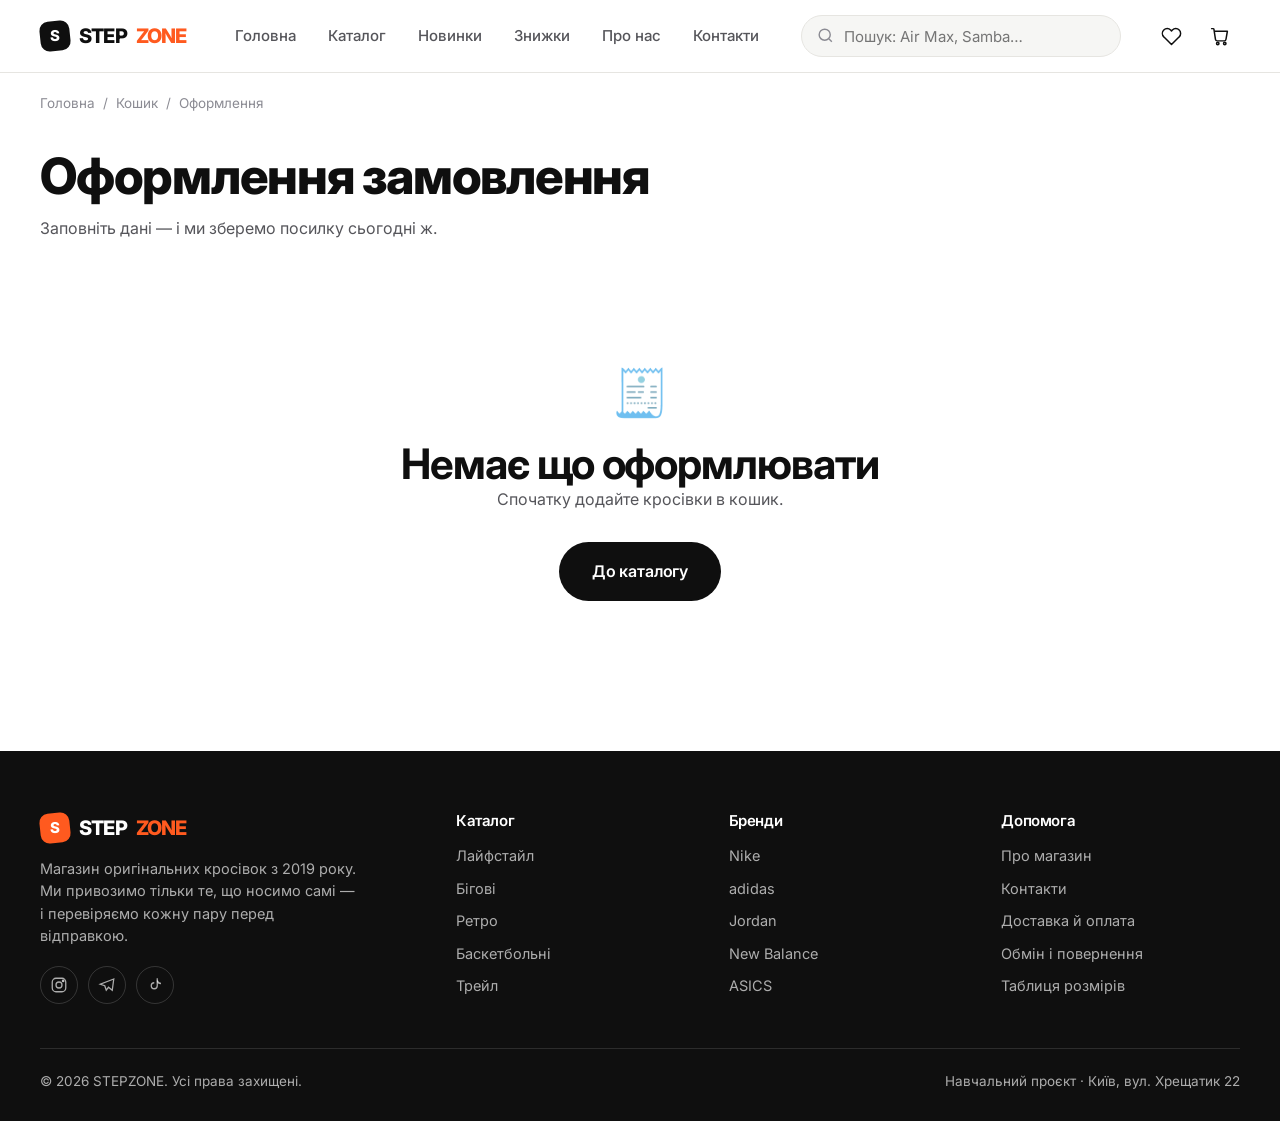
<file: checkout.html>
<!DOCTYPE html>
<html lang="uk">
<head>
<meta charset="UTF-8">
<meta name="viewport" content="width=device-width, initial-scale=1">
<title>Оформлення замовлення — STEPZONE</title>
<meta name="description" content="Оформлення замовлення в STEPZONE: доставка Новою Поштою або кур'єром, оплата карткою, накладеним платежем чи частинами.">
<link rel="icon" href="data:image/svg+xml,<svg xmlns='http://www.w3.org/2000/svg' viewBox='0 0 100 100'><rect width='100' height='100' rx='22' fill='%230f0f0f'/><text y='72' x='50' font-size='58' font-family='Arial' font-weight='bold' fill='%23fff' text-anchor='middle'>S</text></svg>">
<link rel="stylesheet" href="assets/css/style.css">
</head>
<body>

<header id="header"></header>

<div class="container">
  <nav class="crumbs">
    <a href="index.html">Головна</a><span>/</span>
    <a href="cart.html">Кошик</a><span>/</span><span>Оформлення</span>
  </nav>

  <div class="page-head">
    <h1>Оформлення замовлення</h1>
    <p>Заповніть дані — і ми зберемо посилку сьогодні ж.</p>
  </div>

  <div id="checkoutRoot"></div>
</div>

<footer id="footer"></footer>

<script src="assets/js/data.js"></script>
<script src="assets/js/app.js"></script>
<script src="assets/js/checkout.js"></script>
</body>
</html>
</file>
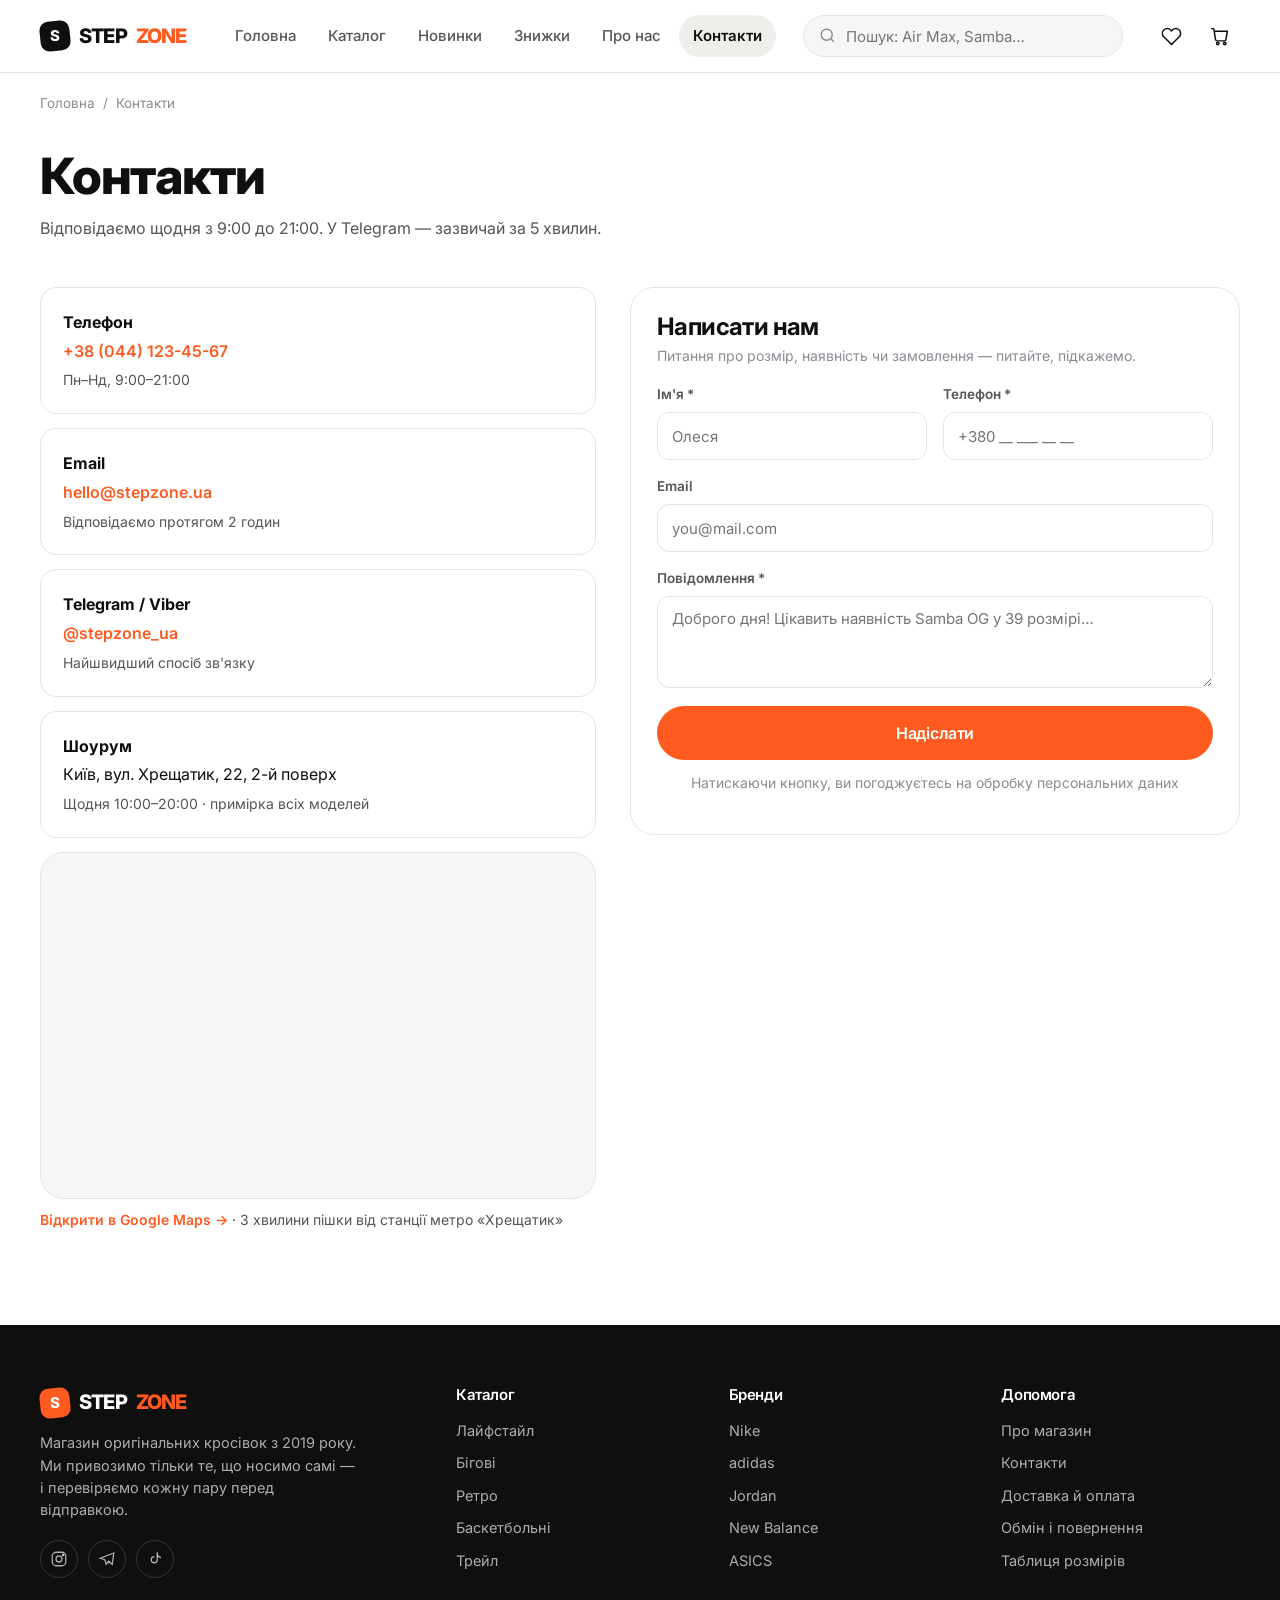
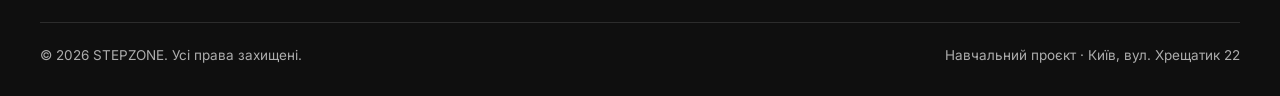
<file: contacts.html>
<!DOCTYPE html>
<html lang="uk">
<head>
<meta charset="UTF-8">
<meta name="viewport" content="width=device-width, initial-scale=1">
<title>Контакти — STEPZONE</title>
<meta name="description" content="Контакти магазину кросівок STEPZONE: телефон, пошта, Telegram, адреса шоуруму в Києві та форма зворотного зв'язку.">
<link rel="icon" href="data:image/svg+xml,<svg xmlns='http://www.w3.org/2000/svg' viewBox='0 0 100 100'><rect width='100' height='100' rx='22' fill='%230f0f0f'/><text y='72' x='50' font-size='58' font-family='Arial' font-weight='bold' fill='%23fff' text-anchor='middle'>S</text></svg>">
<link rel="stylesheet" href="assets/css/style.css">
</head>
<body>

<header id="header"></header>

<div class="container">
  <nav class="crumbs">
    <a href="index.html">Головна</a><span>/</span><span>Контакти</span>
  </nav>

  <div class="page-head">
    <h1>Контакти</h1>
    <p>Відповідаємо щодня з 9:00 до 21:00. У Telegram — зазвичай за 5 хвилин.</p>
  </div>

  <div class="contact-grid">
    <div>
      <div class="contact-card">
        <b>Телефон</b>
        <a href="tel:+380441234567">+38 (044) 123-45-67</a>
        <p class="muted small" style="margin:6px 0 0">Пн–Нд, 9:00–21:00</p>
      </div>
      <div class="contact-card">
        <b>Email</b>
        <a href="mailto:hello@stepzone.ua">hello@stepzone.ua</a>
        <p class="muted small" style="margin:6px 0 0">Відповідаємо протягом 2 годин</p>
      </div>
      <div class="contact-card">
        <b>Telegram / Viber</b>
        <a href="#">@stepzone_ua</a>
        <p class="muted small" style="margin:6px 0 0">Найшвидший спосіб зв'язку</p>
      </div>
      <div class="contact-card">
        <b>Шоурум</b>
        <span>Київ, вул. Хрещатик, 22, 2-й поверх</span>
        <p class="muted small" style="margin:6px 0 0">Щодня 10:00–20:00 · примірка всіх моделей</p>
      </div>

      <div class="map" style="margin-top:6px">
        <iframe
          title="Шоурум STEPZONE на карті: Київ, вул. Хрещатик, 22"
          src="https://www.google.com/maps?q=%D0%B2%D1%83%D0%BB.%20%D0%A5%D1%80%D0%B5%D1%89%D0%B0%D1%82%D0%B8%D0%BA%2C%2022%2C%20%D0%9A%D0%B8%D1%97%D0%B2%2C%2001001&hl=uk&z=17&output=embed"
          loading="lazy" referrerpolicy="no-referrer-when-downgrade"
          allowfullscreen></iframe>
      </div>
      <p class="small muted" style="margin-top:10px">
        <a href="https://www.google.com/maps/search/?api=1&query=%D0%B2%D1%83%D0%BB.+%D0%A5%D1%80%D0%B5%D1%89%D0%B0%D1%82%D0%B8%D0%BA%2C+22%2C+%D0%9A%D0%B8%D1%97%D0%B2"
           target="_blank" rel="noopener" style="color:var(--accent);font-weight:600">
          Відкрити в Google Maps →
        </a>
        · 3 хвилини пішки від станції метро «Хрещатик»
      </p>
    </div>

    <div>
      <form class="fieldset" id="contactForm" novalidate>
        <h3>Написати нам</h3>
        <p>Питання про розмір, наявність чи замовлення — питайте, підкажемо.</p>
        <div class="form-grid">
          <div class="field">
            <label for="cName">Ім'я *</label>
            <input id="cName" type="text" placeholder="Олеся" required>
            <span class="err">Вкажіть ім'я</span>
          </div>
          <div class="field">
            <label for="cPhone">Телефон *</label>
            <input id="cPhone" type="tel" placeholder="+380 __ ___ __ __" required>
            <span class="err">Формат: +380XXXXXXXXX</span>
          </div>
          <div class="field field--full">
            <label for="cEmail">Email</label>
            <input id="cEmail" type="email" placeholder="you@mail.com">
            <span class="err">Некоректна пошта</span>
          </div>
          <div class="field field--full">
            <label for="cMsg">Повідомлення *</label>
            <textarea id="cMsg" placeholder="Доброго дня! Цікавить наявність Samba OG у 39 розмірі…" required></textarea>
            <span class="err">Напишіть кілька слів</span>
          </div>
        </div>
        <button class="btn btn--accent btn--lg btn--block" type="submit" style="margin-top:18px">Надіслати</button>
        <p class="note">Натискаючи кнопку, ви погоджуєтесь на обробку персональних даних</p>
      </form>
    </div>
  </div>
</div>

<footer id="footer"></footer>

<script src="assets/js/data.js"></script>
<script src="assets/js/app.js"></script>
<script>
document.addEventListener('DOMContentLoaded', function () {
  var form = document.getElementById('contactForm');
  form.addEventListener('input', function (e) {
    var f = e.target.closest('.field'); if (f) f.classList.remove('has-error');
  });
  form.addEventListener('submit', function (e) {
    e.preventDefault();
    var ok = true;
    var checks = [
      { el: document.getElementById('cName'),  test: function (v) { return v.trim().length >= 2; } },
      { el: document.getElementById('cPhone'), test: function (v) { return /^\+?3?8?0\d{9}$/.test(v.replace(/[\s()\-]/g, '')); } },
      { el: document.getElementById('cEmail'), test: function (v) { return v.trim() === '' || /^[^\s@]+@[^\s@]+\.[a-z]{2,}$/i.test(v.trim()); } },
      { el: document.getElementById('cMsg'),   test: function (v) { return v.trim().length >= 5; } }
    ];
    checks.forEach(function (c) {
      var bad = !c.test(c.el.value);
      c.el.closest('.field').classList.toggle('has-error', bad);
      if (bad) ok = false;
    });
    if (!ok) return;
    SZ.toast('Дякуємо! Ми зв\'яжемось протягом години');
    form.reset();
  });
});
</script>
</body>
</html>
</file>
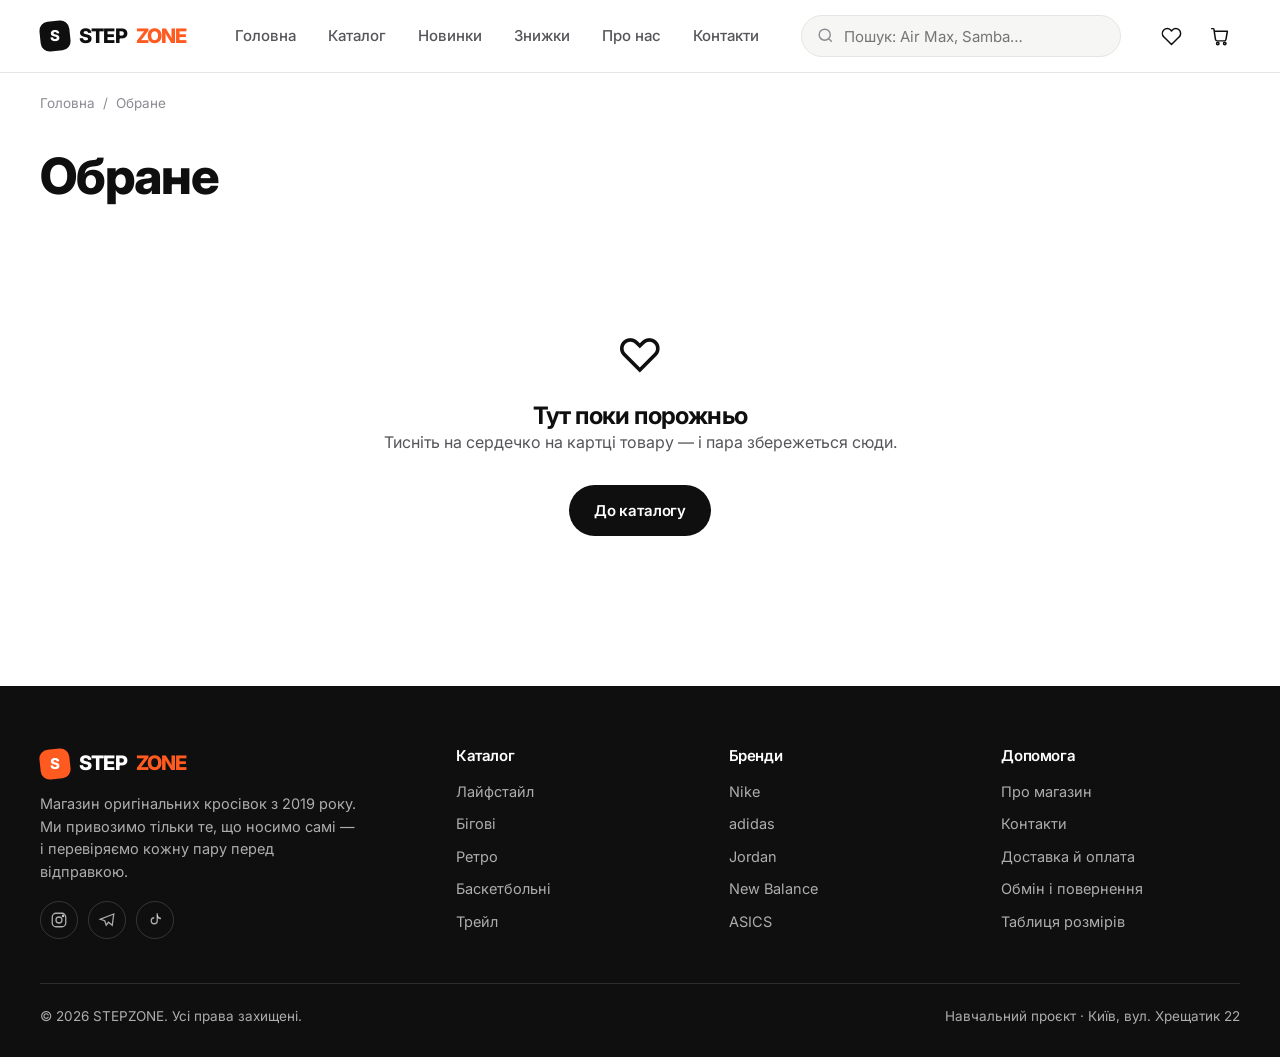
<file: favorites.html>
<!DOCTYPE html>
<html lang="uk">
<head>
<meta charset="UTF-8">
<meta name="viewport" content="width=device-width, initial-scale=1">
<title>Обране — STEPZONE</title>
<meta name="description" content="Збережені моделі кросівок у вашому списку обраного STEPZONE.">
<link rel="icon" href="data:image/svg+xml,<svg xmlns='http://www.w3.org/2000/svg' viewBox='0 0 100 100'><rect width='100' height='100' rx='22' fill='%230f0f0f'/><text y='72' x='50' font-size='58' font-family='Arial' font-weight='bold' fill='%23fff' text-anchor='middle'>S</text></svg>">
<link rel="stylesheet" href="assets/css/style.css">
</head>
<body>

<header id="header"></header>

<div class="container">
  <nav class="crumbs">
    <a href="index.html">Головна</a><span>/</span><span>Обране</span>
  </nav>

  <div class="page-head">
    <h1>Обране</h1>
    <p id="favCount"></p>
  </div>

  <div class="grid-products grid-products--3" id="favGrid"></div>
</div>

<footer id="footer"></footer>

<script src="assets/js/data.js"></script>
<script src="assets/js/app.js"></script>
<script src="assets/js/favorites.js"></script>
</body>
</html>
</file>
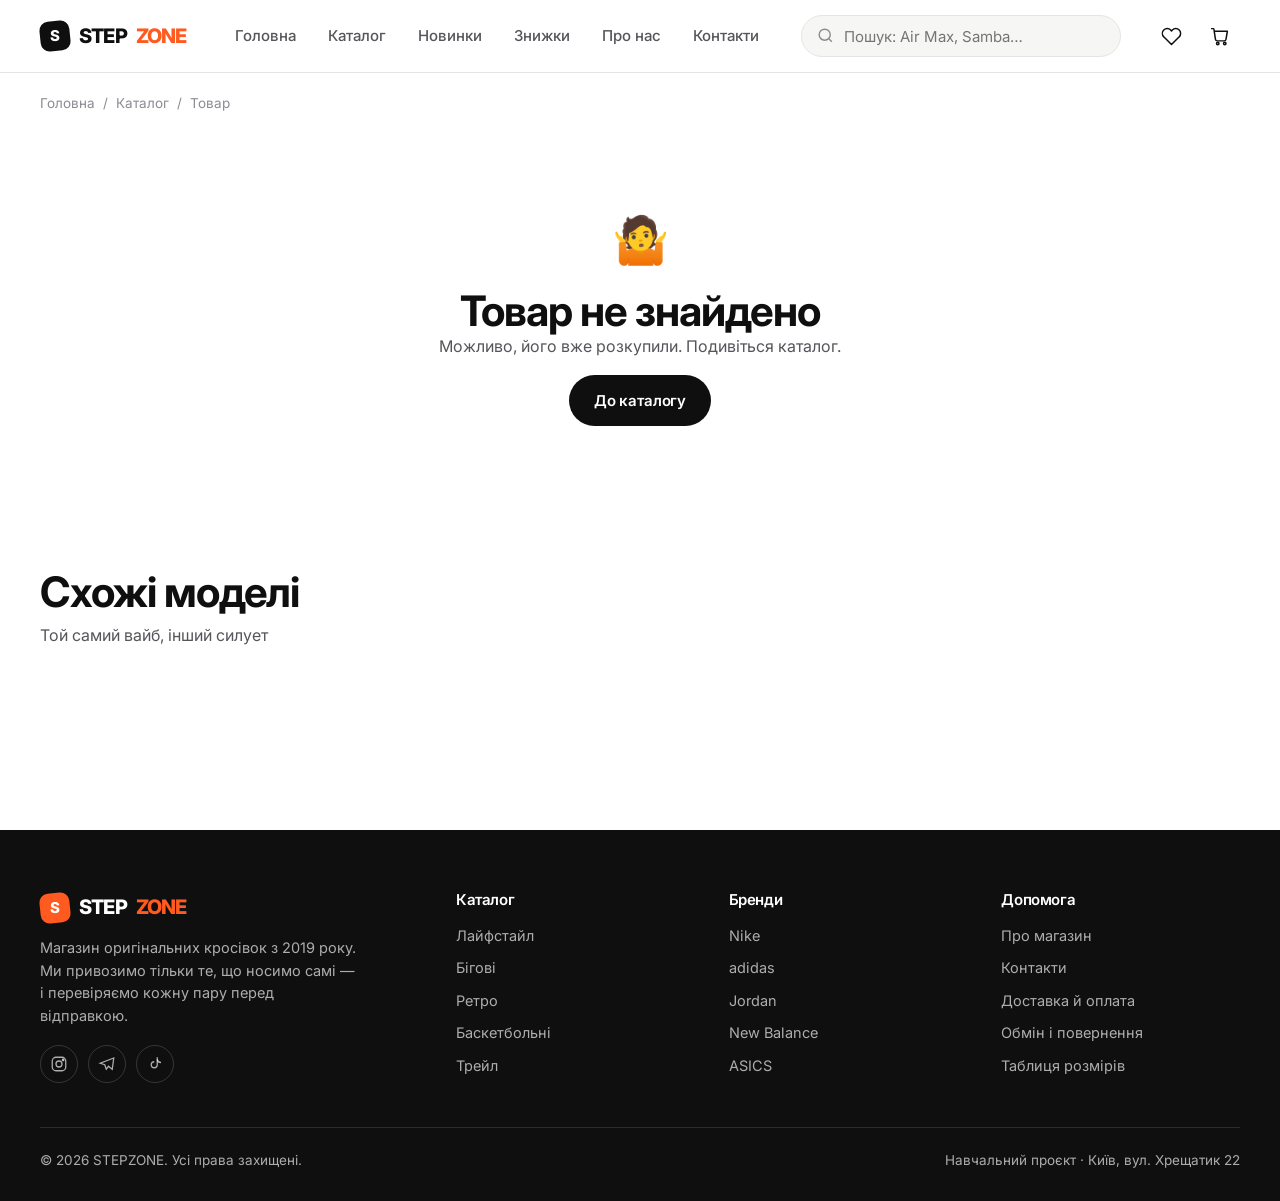
<file: product.html>
<!DOCTYPE html>
<html lang="uk">
<head>
<meta charset="UTF-8">
<meta name="viewport" content="width=device-width, initial-scale=1">
<title>Товар — STEPZONE</title>
<meta name="description" content="Детальна сторінка кросівок у магазині STEPZONE: фото, характеристики, розміри, наявність і швидке замовлення.">
<link rel="icon" href="data:image/svg+xml,<svg xmlns='http://www.w3.org/2000/svg' viewBox='0 0 100 100'><rect width='100' height='100' rx='22' fill='%230f0f0f'/><text y='72' x='50' font-size='58' font-family='Arial' font-weight='bold' fill='%23fff' text-anchor='middle'>S</text></svg>">
<link rel="stylesheet" href="assets/css/style.css">
</head>
<body>

<header id="header"></header>

<div class="container">
  <nav class="crumbs">
    <a href="index.html">Головна</a><span>/</span>
    <a href="catalog.html">Каталог</a><span>/</span>
    <span id="crumbName">Товар</span>
  </nav>

  <div id="pdpRoot"></div>

  <section class="section">
    <div class="shead"><div><h2>Схожі моделі</h2><p>Той самий вайб, інший силует</p></div></div>
    <div class="grid-products" id="similarGrid"></div>
  </section>

  <section class="section section--tight" id="recentBlock" hidden>
    <div class="shead"><div><h2>Ви нещодавно дивились</h2></div></div>
    <div class="grid-products" id="recentGrid"></div>
  </section>
</div>

<footer id="footer"></footer>

<script src="assets/js/data.js"></script>
<script src="assets/js/app.js"></script>
<script src="assets/js/product.js"></script>
</body>
</html>
</file>
<file: assets/css/style.css>
/* ============================================================
   STEPZONE — design system
   Світлий мінімалізм · помаранчевий акцент
   ============================================================ */

@import url('https://fonts.googleapis.com/css2?family=Inter:wght@400;500;600;700;800&display=swap');

:root {
  --bg: #ffffff;
  --bg-soft: #f6f6f4;
  --bg-soft-2: #efeeea;
  --ink: #0f0f0f;
  --ink-2: #55555a;
  --ink-3: #8b8b93;
  --line: #e6e5e1;
  --accent: #ff5a1f;
  --accent-dark: #e04512;
  --accent-soft: #fff1ea;
  --green: #12925a;
  --red: #d92b2b;

  --radius-s: 10px;
  --radius: 16px;
  --radius-l: 24px;
  --shadow-s: 0 1px 2px rgba(15, 15, 15, .05);
  --shadow: 0 10px 30px rgba(15, 15, 15, .07);
  --shadow-l: 0 24px 60px rgba(15, 15, 15, .12);

  --container: 1240px;
  --header-h: 72px;
  --font: 'Inter', -apple-system, BlinkMacSystemFont, 'Segoe UI', Roboto, Helvetica, Arial, sans-serif;
}

* { box-sizing: border-box; }

/* Атрибут hidden має перемагати будь-який display у наших класах
   (інакше .btn з display:inline-flex перекриває його і елемент видно) */
[hidden] { display: none !important; }

html { scroll-behavior: smooth; -webkit-text-size-adjust: 100%; }

body {
  margin: 0;
  font-family: var(--font);
  background: var(--bg);
  color: var(--ink);
  font-size: 16px;
  line-height: 1.55;
  -webkit-font-smoothing: antialiased;
  overflow-x: hidden;
}

body.no-scroll { overflow: hidden; }

img { max-width: 100%; display: block; }
a { color: inherit; text-decoration: none; }
button { font-family: inherit; cursor: pointer; border: none; background: none; color: inherit; }
input, select, textarea { font-family: inherit; font-size: 15px; color: inherit; }

h1, h2, h3, h4 { margin: 0; line-height: 1.12; letter-spacing: -.025em; font-weight: 700; }
h1 { font-size: clamp(34px, 6vw, 68px); font-weight: 800; }
h2 { font-size: clamp(26px, 3.6vw, 42px); }
h3 { font-size: clamp(18px, 2.2vw, 24px); }
p  { margin: 0 0 1em; }

.container { width: 100%; max-width: var(--container); margin-inline: auto; padding-inline: 20px; }
.section { padding: 72px 0; }
.section--tight { padding: 44px 0; }
.section--soft { background: var(--bg-soft); }

.muted { color: var(--ink-2); }
.small { font-size: 14px; }
.center { text-align: center; }
.mt-0 { margin-top: 0; }

/* ---------- Buttons ---------- */
.btn {
  display: inline-flex; align-items: center; justify-content: center; gap: 8px;
  padding: 13px 24px; border-radius: 999px;
  font-weight: 600; font-size: 15px; letter-spacing: -.01em;
  transition: transform .16s ease, background .18s ease, color .18s ease, border-color .18s ease, box-shadow .18s ease;
  white-space: nowrap; border: 1.5px solid transparent;
}
.btn:active { transform: scale(.975); }
.btn--primary { background: var(--ink); color: #fff; }
.btn--primary:hover { background: var(--accent); }
.btn--accent { background: var(--accent); color: #fff; }
.btn--accent:hover { background: var(--accent-dark); }
.btn--ghost { border-color: var(--line); color: var(--ink); background: #fff; }
.btn--ghost:hover { border-color: var(--ink); }
.btn--light { background: #fff; color: var(--ink); }
.btn--light:hover { background: var(--bg-soft-2); }
.btn--block { width: 100%; }
.btn--lg { padding: 16px 32px; font-size: 16px; }
.btn--sm { padding: 9px 16px; font-size: 14px; }
.btn[disabled] { opacity: .45; pointer-events: none; }

/* ---------- Header ---------- */
.header {
  position: sticky; top: 0; z-index: 60;
  background: rgba(255, 255, 255, .88);
  backdrop-filter: saturate(180%) blur(14px);
  border-bottom: 1px solid var(--line);
}
.header__bar { height: var(--header-h); display: flex; align-items: center; gap: 20px; }

.logo { display: flex; align-items: center; gap: 9px; font-weight: 800; font-size: 20px; letter-spacing: -.04em; }
.logo__mark {
  width: 30px; height: 30px; border-radius: 9px; background: var(--ink);
  display: grid; place-items: center; color: #fff; font-size: 15px; font-weight: 800;
  transform: rotate(-6deg);
}
.logo__mark span { transform: rotate(6deg); display: block; }
.logo em { font-style: normal; color: var(--accent); }

.nav { display: flex; align-items: center; gap: 4px; margin-left: 14px; }
.nav a {
  padding: 9px 14px; border-radius: 999px; font-size: 15px; font-weight: 500; color: var(--ink-2);
  transition: background .16s, color .16s;
}
.nav a:hover { background: var(--bg-soft); color: var(--ink); }
.nav a.is-active { color: var(--ink); font-weight: 600; background: var(--bg-soft-2); }

.header__actions { margin-left: auto; display: flex; align-items: center; gap: 6px; }

.icon-btn {
  width: 42px; height: 42px; border-radius: 50%; display: grid; place-items: center;
  position: relative; transition: background .16s;
}
.icon-btn:hover { background: var(--bg-soft); }
.icon-btn svg { width: 21px; height: 21px; stroke: var(--ink); fill: none; stroke-width: 1.7; stroke-linecap: round; stroke-linejoin: round; }

.badge {
  position: absolute; top: 4px; right: 3px; min-width: 18px; height: 18px; padding: 0 5px;
  border-radius: 999px; background: var(--accent); color: #fff;
  font-size: 11px; font-weight: 700; display: grid; place-items: center; line-height: 1;
  border: 2px solid #fff;
}
.badge:empty, .badge[hidden] { display: none; }

.burger { display: none; }

/* ---------- Header search ---------- */
.hsearch { position: relative; margin-left: auto; width: min(320px, 34vw); }
.hsearch input {
  width: 100%; height: 42px; border-radius: 999px; border: 1.5px solid var(--line);
  background: var(--bg-soft); padding: 0 40px 0 42px; outline: none;
  transition: border-color .16s, background .16s;
}
.hsearch input:focus { border-color: var(--ink); background: #fff; }
.hsearch svg { position: absolute; left: 15px; top: 11px; width: 19px; height: 19px; stroke: var(--ink-3); fill: none; stroke-width: 1.8; }
.hsearch__results {
  position: absolute; top: 50px; left: 0; right: 0; background: #fff; border: 1px solid var(--line);
  border-radius: var(--radius); box-shadow: var(--shadow-l); padding: 6px; z-index: 70;
  max-height: 380px; overflow: auto;
}
.hsearch__results[hidden] { display: none; }
.sug { display: flex; gap: 12px; align-items: center; padding: 8px; border-radius: 10px; }
.sug:hover { background: var(--bg-soft); }
.sug img { width: 46px; height: 46px; object-fit: cover; border-radius: 8px; background: var(--bg-soft-2); }
.sug b { display: block; font-size: 14px; font-weight: 600; }
.sug span { font-size: 13px; color: var(--ink-3); }

/* ---------- Mobile menu ---------- */
.mobile-menu {
  position: fixed; inset: var(--header-h) 0 0 0; background: #fff; z-index: 55;
  padding: 24px 20px; transform: translateX(-100%); transition: transform .28s cubic-bezier(.4,0,.2,1);
  overflow-y: auto;
}
.mobile-menu.is-open { transform: translateX(0); }
.mobile-menu a { display: block; padding: 15px 0; font-size: 20px; font-weight: 600; border-bottom: 1px solid var(--line); }

/* ---------- Hero ---------- */
.hero { position: relative; overflow: hidden; background: var(--bg-soft); }
.hero__grid {
  display: grid; grid-template-columns: 1.05fr .95fr; gap: 40px; align-items: center;
  padding: 64px 0 72px;
}
.hero__eyebrow {
  display: inline-flex; align-items: center; gap: 8px; padding: 7px 14px; border-radius: 999px;
  background: #fff; border: 1px solid var(--line); font-size: 13px; font-weight: 600; margin-bottom: 22px;
}
.hero__eyebrow i { width: 7px; height: 7px; border-radius: 50%; background: var(--accent); display: block; }
.hero h1 { margin-bottom: 20px; }
.hero h1 em { font-style: normal; color: var(--accent); }
.hero__lead { font-size: clamp(16px, 1.6vw, 19px); color: var(--ink-2); max-width: 480px; margin-bottom: 30px; }
.hero__cta { display: flex; gap: 12px; flex-wrap: wrap; margin-bottom: 40px; }
.hero__stats { display: flex; gap: 36px; flex-wrap: wrap; }
.hero__stats b { display: block; font-size: 26px; font-weight: 800; letter-spacing: -.03em; }
.hero__stats span { font-size: 13px; color: var(--ink-3); }
.hero__media { position: relative; aspect-ratio: 1 / 1; border-radius: var(--radius-l); overflow: hidden; background: #fff; box-shadow: var(--shadow); }
.hero__media img { width: 100%; height: 100%; object-fit: cover; }
.hero__tag {
  position: absolute; left: 20px; bottom: 20px; background: rgba(255,255,255,.94); backdrop-filter: blur(8px);
  border-radius: 14px; padding: 12px 16px; box-shadow: var(--shadow-s);
}
.hero__tag b { display: block; font-size: 15px; }
.hero__tag span { font-size: 13px; color: var(--ink-3); }

/* ---------- Marquee ---------- */
.marquee { overflow: hidden; border-block: 1px solid var(--line); background: #fff; padding: 18px 0; }
.marquee__track { display: flex; gap: 56px; width: max-content; animation: slide 26s linear infinite; }
.marquee span { font-size: 17px; font-weight: 700; letter-spacing: .04em; color: var(--ink-3); text-transform: uppercase; white-space: nowrap; }
@keyframes slide { to { transform: translateX(-50%); } }
@media (prefers-reduced-motion: reduce) { .marquee__track { animation: none; } }

/* ---------- Section head ---------- */
.shead { display: flex; align-items: flex-end; justify-content: space-between; gap: 20px; margin-bottom: 30px; flex-wrap: wrap; }
.shead p { margin: 8px 0 0; color: var(--ink-2); max-width: 560px; }
.shead__link { font-weight: 600; font-size: 15px; display: inline-flex; align-items: center; gap: 6px; }
.shead__link:hover { color: var(--accent); }

/* ---------- Product grid & card ---------- */
.grid-products { display: grid; grid-template-columns: repeat(4, 1fr); gap: 22px; }
.grid-products--3 { grid-template-columns: repeat(3, 1fr); }

.card { position: relative; display: flex; flex-direction: column; }
.card__media {
  position: relative; aspect-ratio: 1 / 1; border-radius: var(--radius); overflow: hidden;
  background: var(--bg-soft); margin-bottom: 14px;
}
.card__media img {
  width: 100%; height: 100%; object-fit: cover;
  transition: transform .5s cubic-bezier(.2,.6,.2,1);
}
.card:hover .card__media img { transform: scale(1.06); }
.card__badges { position: absolute; top: 12px; left: 12px; display: flex; flex-direction: column; gap: 6px; align-items: flex-start; }
.tag {
  font-size: 11px; font-weight: 700; text-transform: uppercase; letter-spacing: .06em;
  padding: 5px 10px; border-radius: 999px; background: var(--ink); color: #fff;
}
.tag--sale { background: var(--accent); }
.tag--new { background: var(--green); }
.tag--soft { background: #fff; color: var(--ink); border: 1px solid var(--line); }

.card__fav {
  position: absolute; top: 10px; right: 10px; width: 38px; height: 38px; border-radius: 50%;
  background: rgba(255,255,255,.92); display: grid; place-items: center; backdrop-filter: blur(6px);
  transition: background .16s, transform .16s;
}
.card__fav svg { width: 19px; height: 19px; fill: none; stroke: var(--ink); stroke-width: 1.7; }
.card__fav:hover { transform: scale(1.08); }
.card__fav.is-active svg { fill: var(--accent); stroke: var(--accent); }

.card__quick {
  position: absolute; left: 12px; right: 12px; bottom: 12px;
  opacity: 0; transform: translateY(10px); transition: opacity .22s, transform .22s;
}
.card:hover .card__quick { opacity: 1; transform: translateY(0); }
.card__brand { font-size: 12px; color: var(--ink-3); font-weight: 600; text-transform: uppercase; letter-spacing: .06em; }
.card__title { font-size: 16px; font-weight: 600; margin: 3px 0 6px; letter-spacing: -.015em; }
.card__title a:hover { color: var(--accent); }
.card__meta { display: flex; align-items: center; gap: 8px; margin-top: auto; }
.price { font-size: 17px; font-weight: 700; letter-spacing: -.02em; }
.price--old { font-size: 14px; font-weight: 500; color: var(--ink-3); text-decoration: line-through; }
.card__rating { display: flex; align-items: center; gap: 4px; font-size: 13px; color: var(--ink-2); margin-top: 6px; }
.card__rating svg { width: 14px; height: 14px; fill: #f5a623; stroke: none; }

.skeleton { background: linear-gradient(100deg, #f0efec 30%, #f8f7f5 50%, #f0efec 70%); background-size: 200% 100%; animation: shimmer 1.3s infinite; border-radius: var(--radius); }
@keyframes shimmer { to { background-position: -200% 0; } }
.sk-card { display: flex; flex-direction: column; gap: 10px; }
.sk-card .sk-img { aspect-ratio: 1/1; }
.sk-card .sk-line { height: 12px; border-radius: 6px; }
.sk-card .sk-line.w60 { width: 60%; }
.sk-card .sk-line.w40 { width: 40%; }

/* ---------- Categories ---------- */
.cats { display: grid; grid-template-columns: repeat(3, 1fr); gap: 20px; }
.cat {
  position: relative; border-radius: var(--radius-l); overflow: hidden; aspect-ratio: 4/3;
  background: var(--bg-soft-2); display: flex; align-items: flex-end; padding: 24px;
}
.cat img { position: absolute; inset: 0; width: 100%; height: 100%; object-fit: cover; transition: transform .6s; }
.cat:hover img { transform: scale(1.07); }
.cat::after { content: ''; position: absolute; inset: 0; background: linear-gradient(to top, rgba(0,0,0,.62), rgba(0,0,0,.05) 60%); }
.cat__body { position: relative; z-index: 2; color: #fff; }
.cat__body b { font-size: 22px; font-weight: 700; letter-spacing: -.02em; display: block; }
.cat__body span { font-size: 14px; opacity: .82; }

/* ---------- Features ---------- */
.features { display: grid; grid-template-columns: repeat(4, 1fr); gap: 18px; }
.feature { background: #fff; border: 1px solid var(--line); border-radius: var(--radius); padding: 24px; }
.feature__ic { width: 44px; height: 44px; border-radius: 12px; background: var(--accent-soft); display: grid; place-items: center; margin-bottom: 14px; }
.feature__ic svg { width: 22px; height: 22px; stroke: var(--accent); fill: none; stroke-width: 1.7; stroke-linecap: round; stroke-linejoin: round; }
.feature b { display: block; margin-bottom: 5px; font-size: 16px; }
.feature p { margin: 0; font-size: 14px; color: var(--ink-2); }

/* ---------- Banner ---------- */
.banner {
  border-radius: var(--radius-l); background: var(--ink); color: #fff; overflow: hidden;
  display: grid; grid-template-columns: 1fr 1fr; align-items: center;
}
.banner__body { padding: 52px; }
.banner h2 { margin-bottom: 14px; }
.banner p { color: rgba(255,255,255,.72); max-width: 420px; }
.banner__media { height: 100%; min-height: 320px; }
.banner__media img { width: 100%; height: 100%; object-fit: cover; }

/* ---------- Reviews ---------- */
.reviews { display: grid; grid-template-columns: repeat(3, 1fr); gap: 20px; }
.review { background: #fff; border: 1px solid var(--line); border-radius: var(--radius); padding: 26px; }
.review__stars { display: flex; gap: 2px; margin-bottom: 12px; }
.review__stars svg { width: 16px; height: 16px; fill: #f5a623; }
.review p { font-size: 15px; }
.review__who { display: flex; align-items: center; gap: 12px; margin-top: 18px; }
.avatar { width: 40px; height: 40px; border-radius: 50%; background: var(--bg-soft-2); display: grid; place-items: center; font-weight: 700; color: var(--ink-2); }
.review__who b { font-size: 14px; display: block; }
.review__who span { font-size: 13px; color: var(--ink-3); }

/* ---------- Newsletter ---------- */
.news { background: var(--accent-soft); border-radius: var(--radius-l); padding: 52px; text-align: center; }
.news form { display: flex; gap: 10px; max-width: 460px; margin: 24px auto 0; }
.news input { flex: 1; height: 50px; border-radius: 999px; border: 1.5px solid var(--line); padding: 0 20px; background: #fff; outline: none; }
.news input:focus { border-color: var(--accent); }

/* ---------- Catalog layout ---------- */
.catalog { display: grid; grid-template-columns: 268px 1fr; gap: 34px; align-items: start; }

.filters { position: sticky; top: calc(var(--header-h) + 20px); }
.fgroup { border-bottom: 1px solid var(--line); padding: 18px 0; }
.fgroup:first-child { padding-top: 0; }
.fgroup__title { display: flex; justify-content: space-between; align-items: center; width: 100%; font-weight: 600; font-size: 15px; padding: 0; }
.fgroup__title svg { width: 16px; height: 16px; stroke: var(--ink-3); fill: none; stroke-width: 2; transition: transform .2s; }
.fgroup.is-closed .fgroup__body { display: none; }
.fgroup.is-closed .fgroup__title svg { transform: rotate(-90deg); }
.fgroup__body { padding-top: 14px; display: flex; flex-direction: column; gap: 10px; }

.check { display: flex; align-items: center; gap: 10px; font-size: 14.5px; color: var(--ink-2); cursor: pointer; }
.check input { appearance: none; width: 19px; height: 19px; border: 1.5px solid var(--line); border-radius: 6px; display: grid; place-items: center; transition: .15s; flex: none; }
.check input:checked { background: var(--ink); border-color: var(--ink); }
.check input:checked::after { content: ''; width: 5px; height: 9px; border: solid #fff; border-width: 0 2px 2px 0; transform: rotate(45deg) translate(-1px, -1px); }
.check:hover { color: var(--ink); }
.check em { margin-left: auto; font-style: normal; font-size: 12px; color: var(--ink-3); }
/* варіант, який за поточних фільтрів нічого не дасть */
.check.is-off { opacity: .4; cursor: not-allowed; }
.check.is-off input { cursor: not-allowed; }
.check.is-off:hover { color: var(--ink-2); }

.sizes { display: flex; flex-wrap: wrap; gap: 8px; }
.size-chip {
  min-width: 46px; padding: 8px 6px; text-align: center; border: 1.5px solid var(--line);
  border-radius: 9px; font-size: 14px; font-weight: 500; transition: .15s; background: #fff;
}
.size-chip:hover { border-color: var(--ink); }
.size-chip.is-active { background: var(--ink); color: #fff; border-color: var(--ink); }
.size-chip.is-disabled { opacity: .35; pointer-events: none; text-decoration: line-through; }

.range { display: flex; gap: 10px; align-items: center; }
.range input {
  width: 100%; height: 42px; border-radius: 10px; border: 1.5px solid var(--line); padding: 0 12px; outline: none; background: #fff;
}
.range input:focus { border-color: var(--ink); }

.toolbar { display: flex; align-items: center; gap: 12px; margin-bottom: 22px; flex-wrap: wrap; }
.toolbar__count { color: var(--ink-2); font-size: 14.5px; }
.toolbar select {
  height: 42px; border-radius: 999px; border: 1.5px solid var(--line); padding: 0 38px 0 16px; background: #fff; outline: none;
  appearance: none; font-weight: 500; cursor: pointer;
  background-image: url("data:image/svg+xml,%3Csvg xmlns='http://www.w3.org/2000/svg' width='14' height='14' viewBox='0 0 24 24' fill='none' stroke='%238b8b93' stroke-width='2.4' stroke-linecap='round'%3E%3Cpath d='M6 9l6 6 6-6'/%3E%3C/svg%3E");
  background-repeat: no-repeat; background-position: right 14px center;
}
.chips-row { display: flex; align-items: center; gap: 12px; flex-wrap: wrap; margin-bottom: 18px; }
.chips { display: flex; gap: 8px; flex-wrap: wrap; }
.chip {
  display: inline-flex; align-items: center; gap: 7px; padding: 7px 12px; border-radius: 999px;
  background: var(--bg-soft-2); font-size: 13.5px; font-weight: 500;
}
.chip button { font-size: 16px; line-height: 1; color: var(--ink-3); }
.chip button:hover { color: var(--red); }

.empty { text-align: center; padding: 70px 20px; }
.empty__ic { font-size: 46px; margin-bottom: 12px; }

.filters-toggle { display: none; }

/* ---------- Product page ---------- */
.pdp { display: grid; grid-template-columns: 1.08fr .92fr; gap: 52px; align-items: start; }
.gallery__main { aspect-ratio: 1/1; border-radius: var(--radius-l); overflow: hidden; background: var(--bg-soft); }
.gallery__main img { width: 100%; height: 100%; object-fit: cover; }
.gallery__thumbs { display: flex; gap: 10px; margin-top: 12px; }
.gallery__thumbs button { width: 84px; aspect-ratio: 1/1; border-radius: 12px; overflow: hidden; border: 2px solid transparent; background: var(--bg-soft); }
.gallery__thumbs button.is-active { border-color: var(--ink); }
.gallery__thumbs img { width: 100%; height: 100%; object-fit: cover; }

.pdp__brand { font-size: 13px; font-weight: 700; letter-spacing: .1em; text-transform: uppercase; color: var(--ink-3); }
.pdp h1 { font-size: clamp(28px, 3.4vw, 40px); margin: 8px 0 14px; }
.pdp__price { display: flex; align-items: baseline; gap: 12px; margin: 18px 0; }
.pdp__price .price { font-size: 30px; }
.pdp__row { display: flex; align-items: center; justify-content: space-between; margin: 26px 0 10px; }
.pdp__row b { font-size: 15px; }
.pdp__row a { font-size: 14px; color: var(--ink-3); text-decoration: underline; }
.pdp__actions { display: flex; gap: 10px; margin: 26px 0; }
.pdp__actions .btn { flex: 1; }
.pdp__list { list-style: none; padding: 0; margin: 0; display: flex; flex-direction: column; gap: 12px; }
.pdp__list li { display: flex; gap: 11px; font-size: 14.5px; color: var(--ink-2); align-items: flex-start; }
.pdp__list svg { width: 18px; height: 18px; stroke: var(--accent); fill: none; stroke-width: 1.8; flex: none; margin-top: 2px; }
.acc { border-top: 1px solid var(--line); }
.acc__item { border-bottom: 1px solid var(--line); }
.acc__head { width: 100%; display: flex; justify-content: space-between; align-items: center; padding: 18px 0; font-weight: 600; font-size: 15.5px; }
.acc__head span { font-size: 22px; color: var(--ink-3); line-height: 1; }
.acc__body { padding: 0 0 20px; color: var(--ink-2); font-size: 14.5px; display: none; }
.acc__item.is-open .acc__body { display: block; }
.spec { display: grid; grid-template-columns: 1fr 1fr; gap: 10px 20px; }
.spec div { display: flex; justify-content: space-between; gap: 10px; border-bottom: 1px dashed var(--line); padding-bottom: 6px; font-size: 14px; }
.spec span:last-child { color: var(--ink); font-weight: 500; }

/* ---------- Cart ---------- */
.cart-layout { display: grid; grid-template-columns: 1fr 380px; gap: 34px; align-items: start; }
.cart-item {
  display: grid; grid-template-columns: 108px 1fr auto; gap: 18px; padding: 20px 0;
  border-bottom: 1px solid var(--line); align-items: center;
}
.cart-item__img { aspect-ratio: 1/1; border-radius: 12px; overflow: hidden; background: var(--bg-soft); }
.cart-item__img img { width: 100%; height: 100%; object-fit: cover; }
.cart-item__name { font-weight: 600; font-size: 16px; letter-spacing: -.015em; }
.cart-item__name a:hover { color: var(--accent); }
.cart-item__opts { font-size: 13.5px; color: var(--ink-3); margin-top: 4px; }
.cart-item__bottom { display: flex; align-items: center; gap: 16px; margin-top: 12px; flex-wrap: wrap; }
.cart-item__right { text-align: right; display: flex; flex-direction: column; align-items: flex-end; gap: 10px; }

.qty { display: inline-flex; align-items: center; border: 1.5px solid var(--line); border-radius: 999px; overflow: hidden; }
.qty button { width: 34px; height: 36px; font-size: 17px; font-weight: 600; color: var(--ink-2); transition: background .14s; }
.qty button:hover { background: var(--bg-soft); color: var(--ink); }
.qty span { min-width: 34px; text-align: center; font-weight: 600; font-size: 15px; }

.link-del { font-size: 13.5px; color: var(--ink-3); display: inline-flex; align-items: center; gap: 5px; }
.link-del:hover { color: var(--red); }

.summary { border: 1px solid var(--line); border-radius: var(--radius-l); padding: 26px; position: sticky; top: calc(var(--header-h) + 20px); background: #fff; }
.summary h3 { margin-bottom: 18px; }
.srow { display: flex; justify-content: space-between; gap: 12px; padding: 9px 0; font-size: 15px; color: var(--ink-2); }
.srow b { color: var(--ink); font-weight: 600; }
.srow--total { border-top: 1px solid var(--line); margin-top: 10px; padding-top: 16px; font-size: 19px; color: var(--ink); font-weight: 700; }
.promo { display: flex; gap: 8px; margin: 16px 0; }
.promo input { flex: 1; height: 44px; border-radius: 999px; border: 1.5px solid var(--line); padding: 0 16px; outline: none; }
.promo input:focus { border-color: var(--ink); }
.note { font-size: 13px; color: var(--ink-3); margin-top: 12px; text-align: center; }
.progress-ship { background: var(--bg-soft); border-radius: 12px; padding: 14px; margin-bottom: 18px; font-size: 13.5px; }
.progress-ship .bar { height: 6px; border-radius: 999px; background: var(--bg-soft-2); margin-top: 9px; overflow: hidden; }
.progress-ship .bar i { display: block; height: 100%; background: var(--accent); border-radius: 999px; transition: width .4s; }

/* ---------- Forms / checkout ---------- */
.checkout { display: grid; grid-template-columns: 1fr 380px; gap: 34px; align-items: start; }
.fieldset { border: 1px solid var(--line); border-radius: var(--radius-l); padding: 26px; margin-bottom: 20px; }
.fieldset h3 { margin-bottom: 4px; }
.fieldset > p { font-size: 14px; color: var(--ink-3); }
.form-grid { display: grid; grid-template-columns: 1fr 1fr; gap: 16px; margin-top: 18px; }
.field { display: flex; flex-direction: column; gap: 7px; }
.field--full { grid-column: 1 / -1; }
.field label { font-size: 13.5px; font-weight: 600; color: var(--ink-2); }
.field input, .field select, .field textarea {
  height: 48px; border-radius: 12px; border: 1.5px solid var(--line); padding: 0 14px; outline: none; background: #fff;
  transition: border-color .15s;
}
.field textarea { height: auto; padding: 12px 14px; resize: vertical; min-height: 92px; }
.field input:focus, .field select:focus, .field textarea:focus { border-color: var(--ink); }
.field.has-error input, .field.has-error select { border-color: var(--red); }
.field .err { font-size: 12.5px; color: var(--red); display: none; }
.field.has-error .err { display: block; }

.radio-cards { display: flex; flex-direction: column; gap: 10px; margin-top: 18px; }
.radio-card { display: flex; gap: 12px; align-items: flex-start; border: 1.5px solid var(--line); border-radius: 14px; padding: 16px; cursor: pointer; transition: border-color .15s, background .15s; }
.radio-card:hover { border-color: var(--ink-3); }
.radio-card input { appearance: none; width: 19px; height: 19px; border: 1.5px solid var(--line); border-radius: 50%; margin: 2px 0 0; flex: none; transition: .15s; }
.radio-card input:checked { border: 6px solid var(--accent); }
.radio-card:has(input:checked) { border-color: var(--ink); background: var(--bg-soft); }
.radio-card b { display: block; font-size: 15px; }
.radio-card span { font-size: 13.5px; color: var(--ink-3); }
.radio-card em { margin-left: auto; font-style: normal; font-weight: 600; font-size: 14px; }

.mini-item { display: flex; gap: 12px; align-items: center; padding: 10px 0; }
.mini-item img { width: 56px; height: 56px; border-radius: 10px; object-fit: cover; background: var(--bg-soft); }
.mini-item b { font-size: 14px; font-weight: 600; display: block; line-height: 1.3; }
.mini-item span { font-size: 12.5px; color: var(--ink-3); }
.mini-item strong { margin-left: auto; font-size: 14px; white-space: nowrap; }

.success { max-width: 560px; margin: 0 auto; text-align: center; padding: 60px 0; }
.success__ic { width: 84px; height: 84px; border-radius: 50%; background: var(--accent-soft); display: grid; place-items: center; margin: 0 auto 22px; }
.success__ic svg { width: 40px; height: 40px; stroke: var(--accent); fill: none; stroke-width: 2.4; stroke-linecap: round; stroke-linejoin: round; }

/* ---------- Cart drawer ---------- */
.overlay { position: fixed; inset: 0; background: rgba(15,15,15,.4); opacity: 0; pointer-events: none; transition: opacity .28s; z-index: 90; backdrop-filter: blur(2px); }
.overlay.is-open { opacity: 1; pointer-events: auto; }
.drawer {
  position: fixed; top: 0; right: 0; bottom: 0; width: min(420px, 100%); background: #fff; z-index: 95;
  transform: translateX(100%); transition: transform .32s cubic-bezier(.4,0,.2,1); display: flex; flex-direction: column;
}
.drawer.is-open { transform: translateX(0); }
.drawer__head { display: flex; align-items: center; justify-content: space-between; padding: 20px 22px; border-bottom: 1px solid var(--line); }
.drawer__head h3 { font-size: 19px; }
.drawer__body { flex: 1; overflow-y: auto; padding: 8px 22px; }
.drawer__foot { border-top: 1px solid var(--line); padding: 20px 22px; }
.drawer .cart-item { grid-template-columns: 76px 1fr; gap: 14px; padding: 16px 0; }
.drawer .cart-item__right { flex-direction: row; align-items: center; grid-column: 1/-1; justify-content: space-between; }

/* ---------- Toast ---------- */
.toasts { position: fixed; bottom: 24px; left: 50%; transform: translateX(-50%); z-index: 120; display: flex; flex-direction: column; gap: 10px; align-items: center; width: calc(100% - 32px); max-width: 420px; }
.toast {
  background: var(--ink); color: #fff; border-radius: 14px; padding: 14px 18px; font-size: 14.5px; font-weight: 500;
  box-shadow: var(--shadow-l); display: flex; align-items: center; gap: 10px; width: 100%;
  animation: toastIn .28s cubic-bezier(.2,.8,.3,1);
}
.toast.is-out { animation: toastOut .25s forwards; }
.toast svg { width: 19px; height: 19px; stroke: var(--accent); fill: none; stroke-width: 2.2; flex: none; }
@keyframes toastIn { from { opacity: 0; transform: translateY(16px) scale(.96); } }
@keyframes toastOut { to { opacity: 0; transform: translateY(10px) scale(.97); } }

/* ---------- Breadcrumbs ---------- */
.crumbs { display: flex; gap: 8px; align-items: center; font-size: 13.5px; color: var(--ink-3); padding: 20px 0; flex-wrap: wrap; }
.crumbs a:hover { color: var(--ink); }
.crumbs span { color: var(--ink-3); }

.page-head { padding: 14px 0 30px; }
.page-head h1 { font-size: clamp(30px, 4.4vw, 50px); }
.page-head p { color: var(--ink-2); max-width: 620px; margin-top: 12px; }

/* ---------- Footer ---------- */
.footer { background: var(--ink); color: rgba(255,255,255,.66); margin-top: 80px; padding: 62px 0 30px; }
.footer__grid { display: grid; grid-template-columns: 1.6fr 1fr 1fr 1fr; gap: 34px; }
.footer h4 { color: #fff; font-size: 15px; margin-bottom: 16px; font-weight: 600; }
.footer ul { list-style: none; padding: 0; margin: 0; display: flex; flex-direction: column; gap: 10px; font-size: 14.5px; }
.footer a:hover { color: #fff; }
.footer .logo { color: #fff; margin-bottom: 14px; }
.footer .logo__mark { background: var(--accent); }
.footer__about { font-size: 14.5px; max-width: 320px; }
.socials { display: flex; gap: 10px; margin-top: 18px; }
.socials a { width: 38px; height: 38px; border-radius: 50%; border: 1px solid rgba(255,255,255,.16); display: grid; place-items: center; transition: .16s; }
.socials a:hover { background: #fff; color: var(--ink); }
.socials svg { width: 18px; height: 18px; stroke: currentColor; fill: none; stroke-width: 1.7; }
.footer__bottom { border-top: 1px solid rgba(255,255,255,.12); margin-top: 44px; padding-top: 22px; display: flex; justify-content: space-between; gap: 16px; font-size: 13.5px; flex-wrap: wrap; }

/* ---------- Misc ---------- */
.reveal { opacity: 0; transform: translateY(18px); transition: opacity .6s ease, transform .6s cubic-bezier(.2,.7,.3,1); }
.reveal.is-in { opacity: 1; transform: none; }
/* якщо JS вимкнено або користувач просить менше анімацій — показуємо одразу */
.no-js .reveal, .reveal.is-in { opacity: 1; transform: none; }
@media (prefers-reduced-motion: reduce) {
  .reveal { opacity: 1 !important; transform: none !important; transition: none; }
}

.text-page { max-width: 760px; }
.text-page h2 { margin: 38px 0 14px; }
.text-page ul { color: var(--ink-2); padding-left: 20px; }
.text-page li { margin-bottom: 8px; }

.contact-grid { display: grid; grid-template-columns: 1fr 1fr; gap: 34px; }
.contact-card { border: 1px solid var(--line); border-radius: var(--radius); padding: 22px; margin-bottom: 14px; }
.contact-card b { display: block; margin-bottom: 4px; }
.contact-card a { color: var(--accent); font-weight: 600; }

.map { border-radius: var(--radius-l); overflow: hidden; border: 1px solid var(--line); aspect-ratio: 16/10; background: var(--bg-soft); display: grid; place-items: center; color: var(--ink-3); }
.map iframe { width: 100%; height: 100%; border: 0; display: block; }

/* ---------- Responsive ---------- */
@media (max-width: 1080px) {
  .grid-products { grid-template-columns: repeat(3, 1fr); }
  .features { grid-template-columns: repeat(2, 1fr); }
  .footer__grid { grid-template-columns: 1fr 1fr; }
  .hsearch { width: 220px; }
  .nav a { padding: 9px 10px; font-size: 14px; }
}

@media (max-width: 920px) {
  .nav, .hsearch { display: none; }
  .burger { display: grid; }
  .header__actions { margin-left: auto; }
  .hero__grid { grid-template-columns: 1fr; padding: 40px 0 52px; }
  .hero__media { max-width: 520px; }
  .pdp { grid-template-columns: 1fr; gap: 32px; }
  .cart-layout, .checkout { grid-template-columns: 1fr; }
  .summary { position: static; }
  .banner { grid-template-columns: 1fr; }
  .banner__body { padding: 34px; }
  .banner__media { min-height: 240px; }
  .reviews { grid-template-columns: 1fr; }
  .cats { grid-template-columns: 1fr 1fr; }
  .contact-grid { grid-template-columns: 1fr; }
  .catalog { grid-template-columns: 1fr; }
  .filters {
    position: fixed; inset: 0; z-index: 100; background: #fff; padding: 20px; overflow-y: auto;
    transform: translateX(-100%); transition: transform .3s cubic-bezier(.4,0,.2,1);
  }
  .filters.is-open { transform: translateX(0); }
  .filters__head { display: flex !important; justify-content: space-between; align-items: center; margin-bottom: 16px; }
  .filters-toggle { display: inline-flex; }
}

@media (max-width: 720px) {
  .section { padding: 52px 0; }
  .grid-products { grid-template-columns: repeat(2, 1fr); gap: 16px; }
  .grid-products--3 { grid-template-columns: repeat(2, 1fr); }
  .cats { grid-template-columns: 1fr; }
  .news, .banner__body { padding: 28px 20px; }
  .news form { flex-direction: column; }
  .news form .btn { width: 100%; }
  .form-grid { grid-template-columns: 1fr; }
  .footer__grid { grid-template-columns: 1fr; gap: 26px; }
  .cart-item { grid-template-columns: 84px 1fr; }
  .cart-item__right { grid-column: 1 / -1; flex-direction: row; align-items: center; justify-content: space-between; width: 100%; }
  .spec { grid-template-columns: 1fr; }
  .hero__stats { gap: 22px; }
  .card__quick { opacity: 1; transform: none; }
  .gallery__thumbs button { width: 64px; }
}

@media (max-width: 420px) {
  .grid-products { gap: 12px; }
  .card__title { font-size: 14.5px; }
  .price { font-size: 15.5px; }
}
</file>
